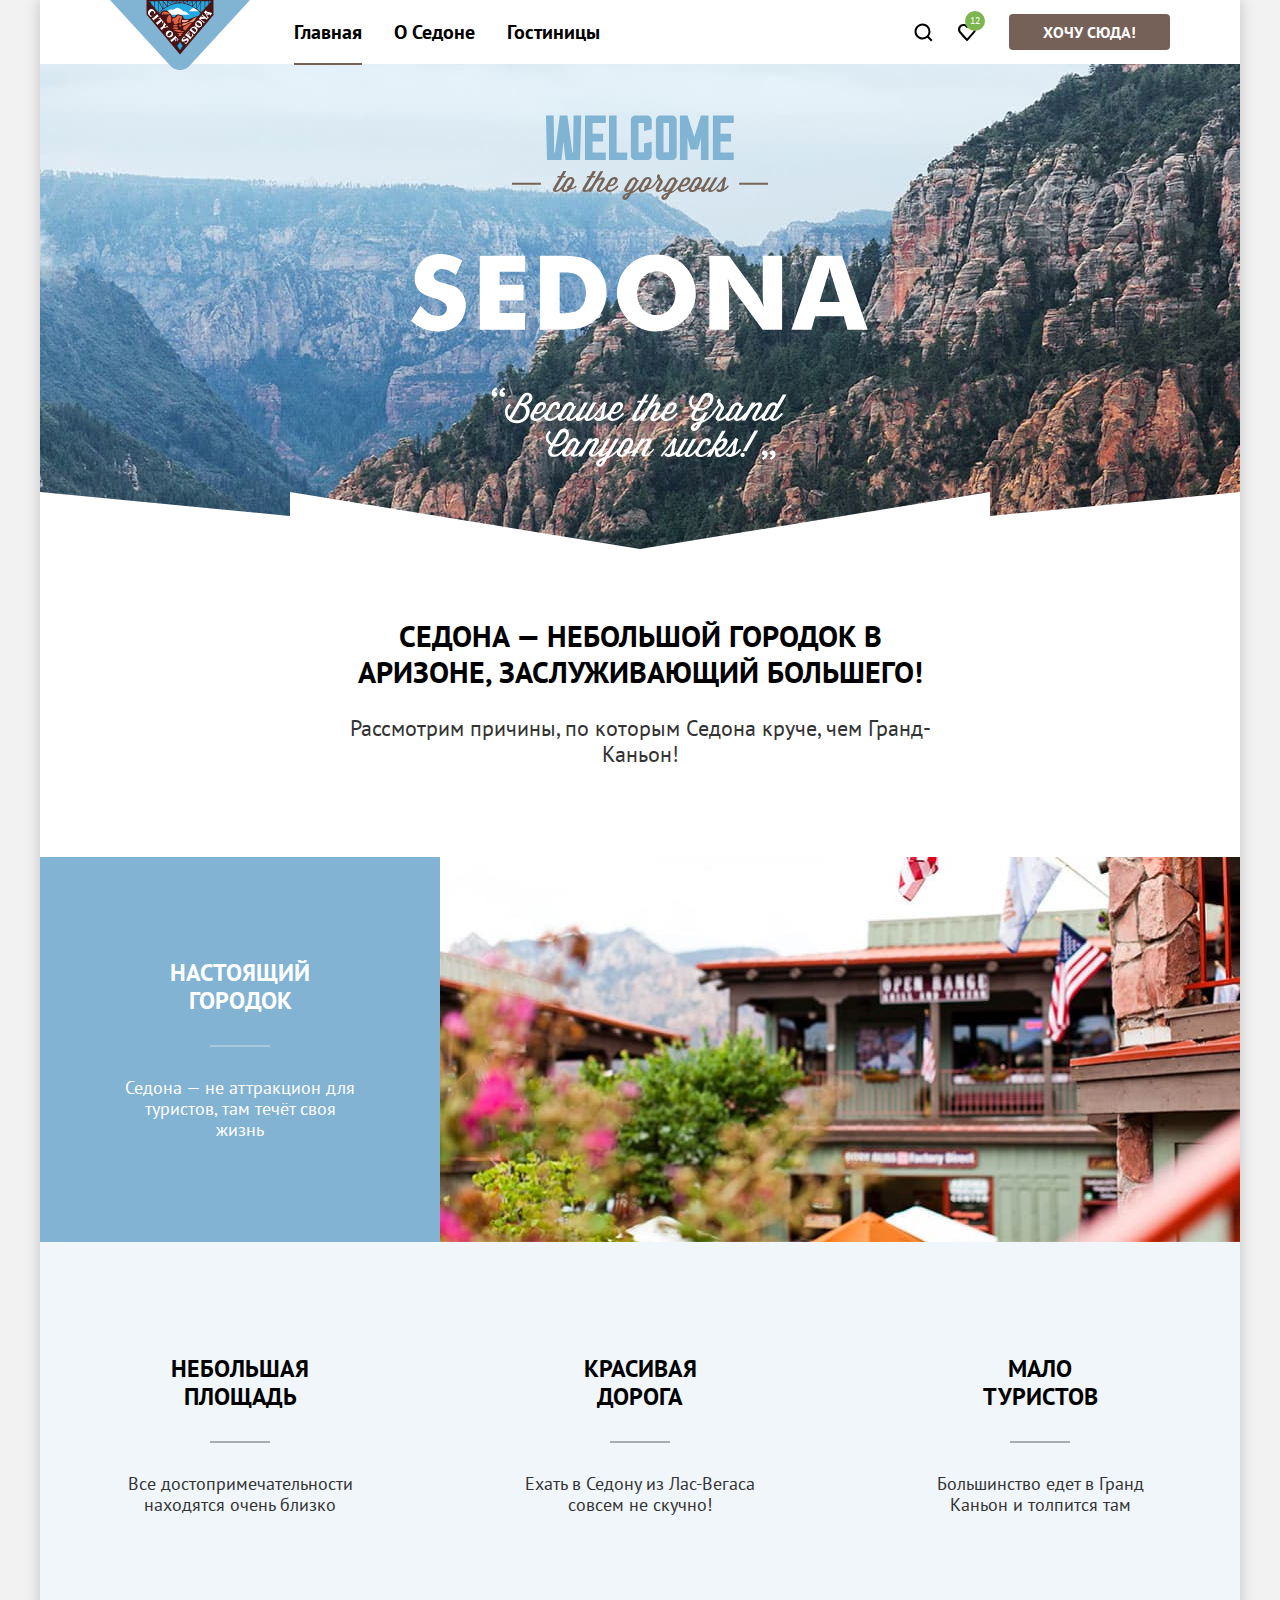
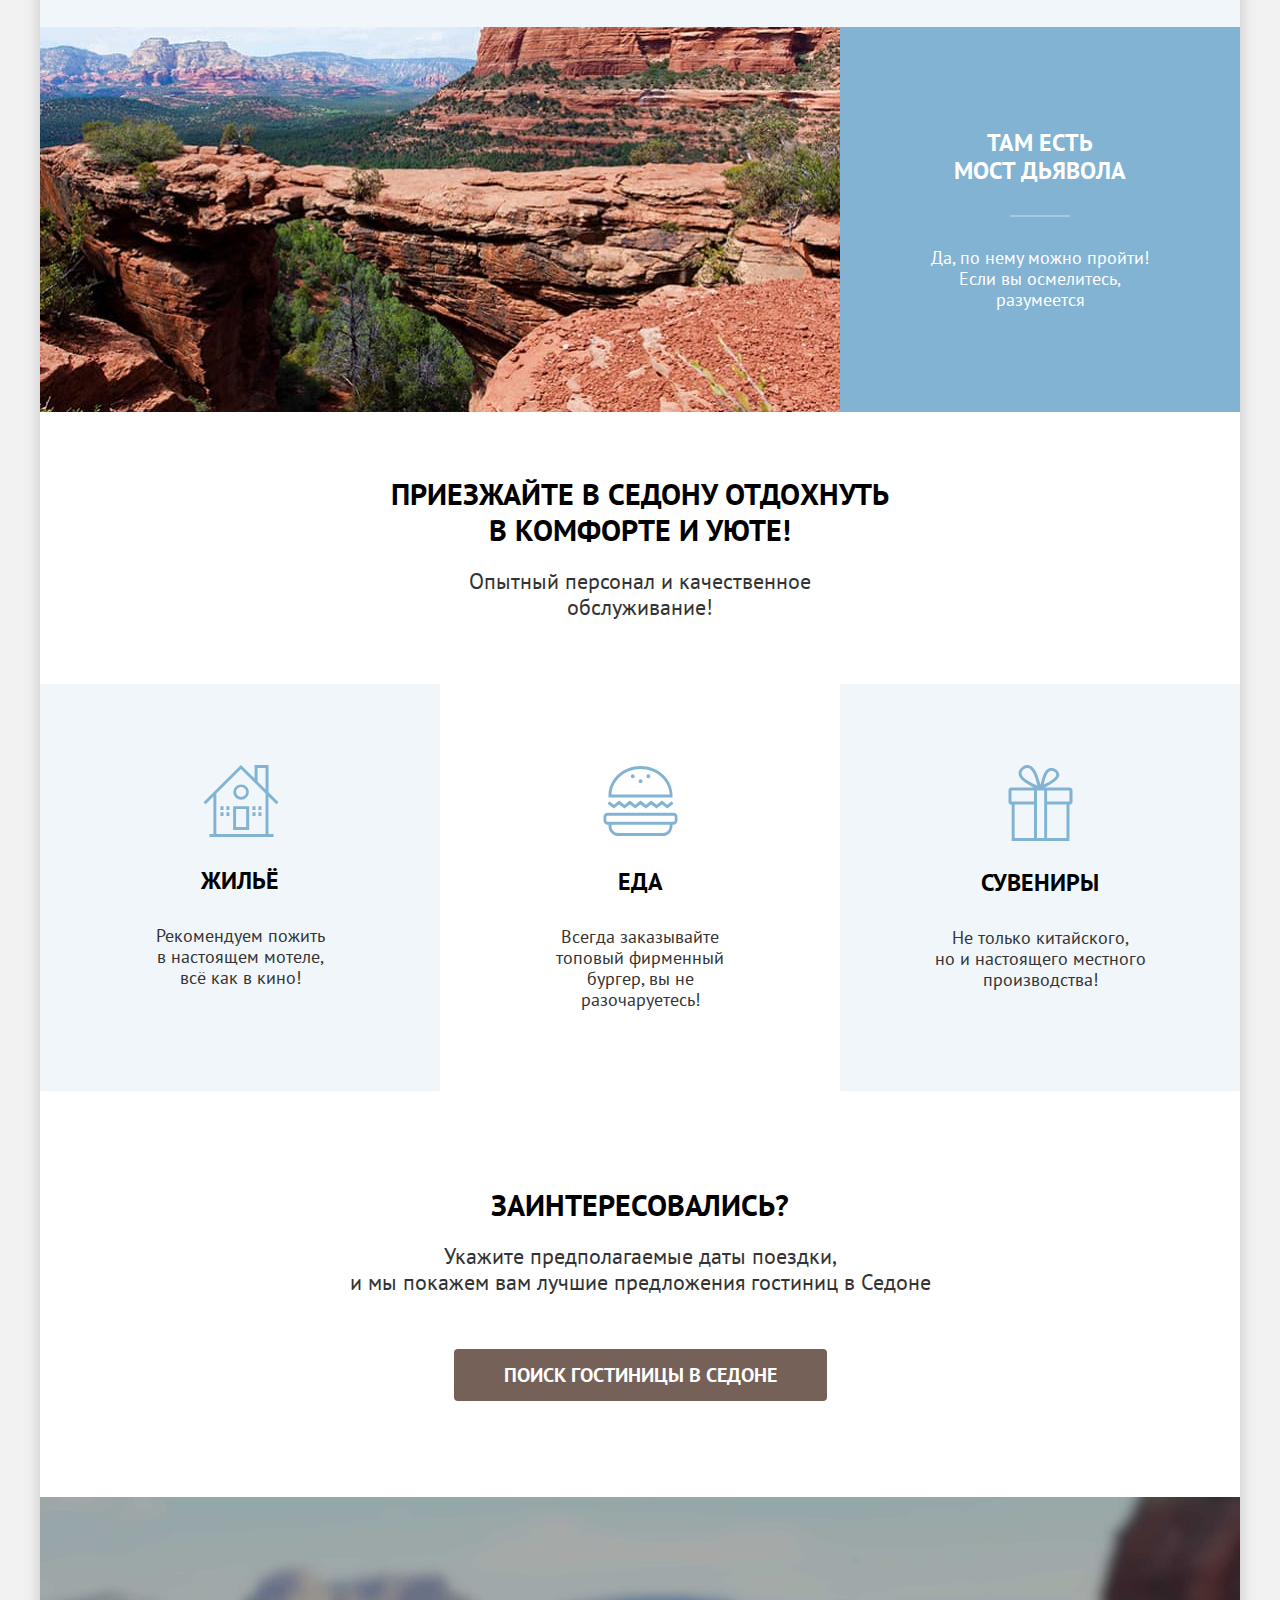
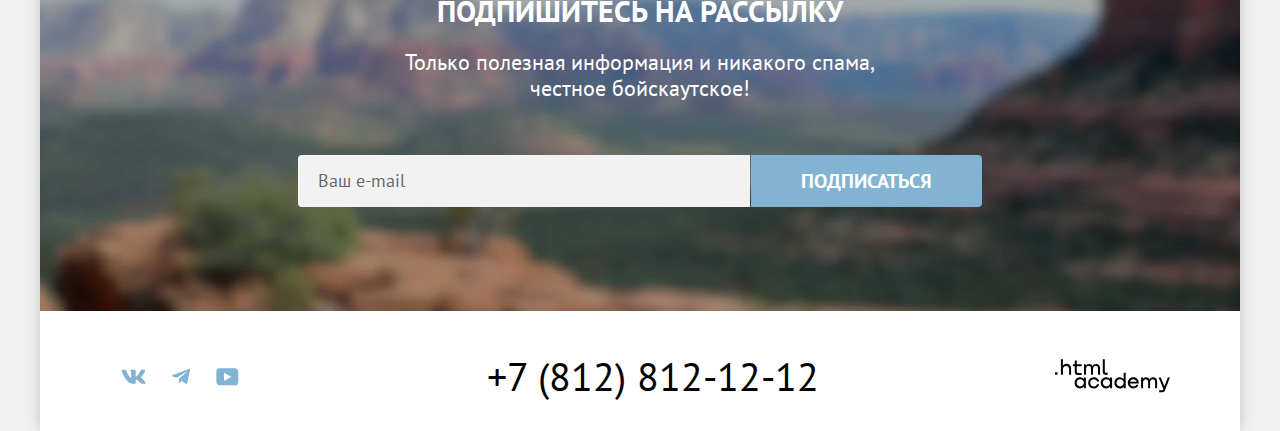
<file: index.html>
<!DOCTYPE html>
<html lang="ru">
  <head>
    <meta charset="utf-8">
    <title>HTML Academy: Седона</title>
    <link rel="stylesheet" href="styles/styles.css">
    <link rel="icon" href="images/icons/favicon-32x32.png">
  </head>
  <body>
    <div class="body-container">

      <!-- Header -->

    <header class="page-header">
      <nav class="navigation">
        <a class="navigation-logo" href="index.html">
          <span class="visually-hidden">Логотип сайта Седона</span>
          <svg xmlns="http://www.w3.org/2000/svg" aria-hidden="true" width="140" height="70" fill="none"><g clip-path="url(#a)"><path fill="#81B3D3" d="M140 0H0l60.36 65.7c5.28 5.8 14 5.8 19.28 0L140 0Z"/><path fill="#23A9E1" d="M37.23.5 69.8 38.4 102.26.7 37.23.5Z"/><path fill="#fff" d="M61.99 14.7h17.55c-1.32-.8-4.47-4.6-6.1-3.2-.1.1-4.96-5.7-8.1-2.9-2.75 2.5-4.06-.3-7.1 1.6-3.66 2.4 2.02 3.7 3.75 4.5Zm27.08-3.5-9.94.1c3.96-4.5 5.68-4 9.94-.1Z"/><path fill="#491213" d="M99.01 3.6V1.2h2.13l-2.13 2.4ZM49.11 13c.1.1 2.43-2.4 6.18-4.9 3.45-2.3 8.72-4.9 14.6-4.9 5.9 0 11.27 2.7 14.72 5 3.75 2.4 6.09 4.8 6.19 4.9l-2.54 3c-4.56.6-7.81 3.9-12.27 3.2-2.24-.4-2.34-1.6-2.95-2.9-.5-1-1.32-.8-2.33-1.2-.91-.4-1.52-1.1-3.45-.7-1.62.4-1.83 2.9-3.96 2.8-1.11-.1-1.21-1.6-2.84-3.6-4.16-4.9-7.95-4.29-10.59.21L49.1 13ZM40.57 1.2v1.9l-1.62-1.9h1.62Zm54.68 0h3.25v3L95.26 8V1.2ZM91.1 12.6V1.2h3.55v7.4l-3.55 4Zm-.5-10.4v9.9a26.33 26.33 0 0 0-3.66-3l3.65-6.9Zm-4.17-.3v6.8c-.5-.3-.9-.7-1.52-1-.7-.4-1.42-.9-2.23-1.3l3.75-4.5Zm-4.46-.2V6c-1.01-.5-2.13-1-3.14-1.5l3.14-2.8Zm.61-.5h3.75l-3.75 4.6V1.2Zm4.36 0h3.65l-3.65 7.1V1.2Zm-8.93 0h3.96l-3.55 3.1c-.1 0-.2-.1-.3-.1l-.1-3Zm-.5.4V4c-1.02-.4-2.03-.7-3.15-.9l3.15-1.5Zm-4.26 0v1.3L71 2.6l2.24-1Zm-6.9 0 2.23 1c-.81 0-1.52.1-2.23.3V1.6Zm-4.16 0 3.14 1.5c-1.11.2-2.13.5-3.14.9V1.6Zm3.65 1.2L62.5 1.2h3.35v1.6Zm3.55-.4-2.84-1.3h2.84v1.3Zm.71-1.2h2.94L70.1 2.5V1.2Zm3.76 0h3.24l-3.24 1.6V1.2ZM61.28 4.3l-3.56-3.1h3.96v3l-.4.1Zm-3.66-2.6 3.15 2.7c-1.12.4-2.13.9-3.15 1.5V1.7Zm-4.36.2 3.65 4.5a22.9 22.9 0 0 0-3.65 2.4V1.9ZM49 2.2l3.65 7c-1.32 1-2.53 2-3.65 3.2V2.2Zm3.75 6L49.1 1.1h3.65v7.1Zm4.37-2.5-3.76-4.6h3.76v4.6ZM44.33 7.5 41.1 3.7V1.2h3.24v6.3Zm.61-6.3h3.55v11.2l-3.55-4.2v-7ZM36.52 0v14.6L70 54.5 103.48 15V0H36.52Z"/><path fill="#23A9E1" d="M67.36 46 70 41.8l2.64 4.2L70 50.2 67.36 46Z"/><path fill="#DC6243" d="M75.28 30.6c-3.45-2-2.64-3.5.2-4.9 1.52-.7 4.87-3.4 6.19-2.5l-6.4 7.4Zm-2.34 2.5c-2.03-.1-4.36-.4-6.39.1 1.22.3 4.26 1.2 1.42 1.9 1.02 1.4 2.64 1.3 3.65.1-.4-.2-.7-.5-1.01-.7 1.11-.3 2.13-.9 2.33-1.4Zm1.22-1.6c-.91-.8-1.93-.8-2.74 0-1.22-2.1-5.48-1.4-7.5-1.7 1.1 2.6 9.73 3.1 10.24 1.7Zm-6.9-2.2c-1.62-.5-6.9-.4-3.45-1.8 1.12-.4 6.8.1 3.45 1.8Zm2.03-3c-.5-1.1.4-2.4 1.72-1.4 1.22.8-.6 2-1.72 1.4Zm-2.94.1c-2.34.7-5.38-.8-1.63-1.5 2.34-.5 4.77.5 1.63 1.5.1 0-.1 0 0 0Zm-2.64-6.2c-.5 1.6-1.52 1.9-1.42 0 .1-2.3 1.62-1.7 3.25-2.6 1.31-.7 2.03-3.4 4.36-1.8 1.01.7 2.23.1 2.53 1.2 0-.1-2.94 6.7-1.31 6.7-3.25 0-1.83-3.8-.61-6.4-1.22.6-3.15 4.3-1.52 5-.82 1.1-3.45 2.6-4.77 1.5-1.12-1-.51-2.3-.51-3.6ZM59.65 23c-5.68 0-1.82-8.6.1-8.1 2.24.7 1.93 8.2-.1 8.1Zm-6.29-8.2c-2.64-.1-1.52-2.6.3-3.1 1.73-.5 5.28 1.1 6.5 2.2-1.83.6-4.16.5-6.19.6-.2-2-.7-1.3-.6.3Z"/><path fill="#F49774" d="M72.84 25.8c-2.94-3 4.36-2.7 5.58-3.8.81.3 7.1-5.4 8.62-5-1.11 1.3-3.45 5.3-5.07 5.3-1.32 0-2.64-.2-3.65.7-1.52 1.4-3.96 2.1-5.48 2.8Z"/><path fill="#F4B1A4" d="M73.75 22.2c-1.62.9-3.14-2.5-.3-2.2 1.83.2 3.75-.2 5.48.1a5.99 5.99 0 0 1-5.18 2.1Z"/><path fill="#fff" d="M51.84 20.9c.3.4.6.8.5 1.4 0 .4-.6 1-.2 1.2l1.53-1.8c-.4-.1-3.55-3.8-3.55-4.2l-2.13 1.1c.1.4.8 0 1.21 0 .51 0 .92.4 1.32.7-1.11.9-3.85 3.3-4.16 3.3-.1 0-.7-.4-.7 0 0 .2.6.7.7.8l1.42 1.7c.4-.2-.1-.5.1-.8.1-.2 3.25-2.7 3.96-3.4Zm-3.45-4.5c.3-.1.4.3.61 0l-1.62-1.9c-.2-.3-.51-.6-.51 0 .1.4-4.06 3.7-4.26 3.8-.3.1-.5-.3-.71.1l1.42 1.7c.2.2.3.4.5.6.2.2.1-.4.1-.4-.1-.3.31-.6.62-.8 1.01-1 3.55-3.1 3.85-3.1Zm-5.78-.6c-1.12.3-2.44-.1-2.74-1.3-.4-1.2.4-2.4 1.32-3.1.91-.7 2.33-.6 2.84.5.2.5.1 1.1-.1 1.6-.1.3-.4.6 0 .8.6-.7 1.11-1.4 1.72-2.1-.7-.4-1.01-1.1-1.52-1.7-.6-.7-1.32-1.4-2.33-1.5-1.93-.3-3.65 1.7-3.86 3.4-.1.9.2 1.8.81 2.6.51.6 1.22 1.1 1.63 1.8.2.1 1.82-.7 2.13-.8.2 0 .1-.1.1-.2 0 0-.5.2 0 0Zm25.87 23.6c-.71-.5-2.64-3-3.05-3.5l-.2-.3-.2.1c-.1.1.1.4 0 .6-.5.8-3.75 3.2-3.96 3.4-.4.2-.8-.1-1.01.2.5.6 1.82 2.3 2.03 2.3.3 0 .1-.5.1-.6.1-.2 1.72-1.6 2.33-2.1.2-.2.4.3.61.5.2.3.3.7.2 1-.1.2-.5.6-.2.8.4-.5 1.52-1.8 1.73-2 .2-.2-.41 0-.3-.1-.21.1-.52.2-.72 0-.1 0-.71-.7-.6-.8.3-.2.6-.6 1-.7.62-.1 1.02 1 1.12 1.4.1.4.1.8-.1 1.1-.1.3-.3.5 0 .6l1.42-1.9c0 .1-.1.1-.2 0 .1.1-.1 0 0 0Zm-9.34-8.9c-.7 0-1.42.3-2.02.8a3.52 3.52 0 0 0-.51 4.8c1.32 1.7 3.45 1.9 5.17.7a3.52 3.52 0 0 0 .51-4.8 4.1 4.1 0 0 0-3.14-1.5Zm1.22 1.4c.92-.1 1.52.8 1.12 1.8-.4 1-1.42 2-2.44 2.4-1.21.5-2.03-.5-1.52-1.7.4-1 1.42-2 2.44-2.4.1 0 .2-.1.4-.1Zm-2.84-4.6c.3 0 .61.4.81 0l-1.42-1.7c-.4.2 0 .4-.1.6-.2.3-1.72.5-2.13.6.1-.4.61-1.7.81-1.8.4-.3.61.3.81-.1l-1.82-2.1c-.2-.2-.4-.7-.61-.4 0 0 0 1-.1 1.1-.1.2-.61 2.4-1.22 2.9-.3.3-1.52 1.3-1.83 1.4-.3.1-.5-.4-.8 0l1.62 1.9c.1.1.4.6.5.6.3.1 0-.6.1-.7.1-.3 1.63-1.8 2.34-1.9.91-.2 2.03-.5 3.04-.4.2 0-.2 0 0 0ZM82.07 34c.1.4.2.9.1 1.3-.1.6-.6 1.9-1.42 1.5-.8-.4-1.42-1.1-2.13-1.7.51-.6 1.02-1.1 1.93-.8.2.1.4 0 .2-.2-.3-.2-2.03-1.3-2.13-1.2-.2.2.3.6.1 1-.1.3-.4.5-.6.8-.51-.4-1.22-.8-.71-1.5.4-.4.8-.8 1.42-.9.4-.1 1.21.3 1.31-.1-.7-.3-1.42-.7-2.13-1 .1.5-2.23 2.9-2.73 3.5-.1.1-.41.4-.41.5 0 .3.4.1.4.1.31-.1 4.47 3.3 4.57 3.6.1.2-.1.4 0 .5 0 0 .1.1.2.1.3-.3 2.95-3.9 3.55-4l-1.52-2.4c-.4.2-.1.7 0 .9Zm-4.06 4.4c-1.31-.9-3.65.8-4.05 1-.71.3-1.22-.4-.81-1 .3-.5.9-.8 1.52-.8.2 0 .91.1.91 0 .1-.1.1-.1 0-.2-.6-.4-1.12-.8-1.72-1.1-.1.7-.92 1.1-1.32 1.6-.51.6-1.02 1.3-1.02 2s.4 1.4 1.12 1.7c.7.4 1.52.1 2.23-.3.4-.3.81-.6 1.22-.8.6-.3 1.52 0 1.32.8-.2.7-.92 1.3-1.63 1.5-.4.1-.8.1-1.21-.1-.3-.1-.61-.5-.82-.1l2.34 1.6c.1-.5.3-.7.7-1 .51-.4.92-.9 1.33-1.4.8-.9 1.11-2.5-.1-3.4Zm17.86-28.1c0 .1 0 .1 0 0l-.91 1-.81 1c-.2.2-.3.3 0 .5.5-.3 3.55 4.8 3.34 5.5-.5.2-4.56-3.3-4.66-3.5 0-.1.2-.7-.1-.6-.1 0-.51.6-.61.7l-.61.7c.2.3.3 0 .6 0 .2.1 1.22.9 1.53 1.1-.51 0-1.73.1-1.93.1-.6.1-.3-.4-.71-.6L89.48 18l-.91 1v.1c.2.2.1.1.4 0 .3-.1 4.36 3.2 4.46 3.4.2.3-.1.6.3.8l1.23-1.4c.1-.1.1-.1 0-.1-.3-.2-.3.1-.71.1-.3-.1-2.95-2.2-3.86-3l5.38-.2c.2 0 .7.6.7.8-.1.2-.3.4 0 .5.31-.4.62-.7.92-1.1l.1-.2c.1 0 .1-.1.1-.2l.1-.1c.31-.3 1.22-1.3 1.12-1.4-.3-.3-.4.3-.81 0-.2-.2-.81-1.2-.91-1.4-.2-.3.4-.6.6-.7.51-.3 2.14-.8 2.34.2 0 .2-.2.4-.1.5 0 0 .1.2.2.1l2.13-2.6-.2-.2c-.5.5-5.58-1.5-5.89-1.8-.1-.2-.1-.8-.3-.8Zm-.2 2.6c.8.3 1.52.6 2.33 1l-.6.3c-.21.1-.41.3-.62.5l-1.11-1.8Zm-6.7 7.7a3.7 3.7 0 0 0-3.04 1.3c-1.22 1.5-1.12 3.7.4 4.9 1.53 1.2 3.76.9 4.97-.5 1.22-1.5 1.12-3.7-.4-4.9-.5-.4-1.22-.7-1.93-.8Zm-1.42 1.6c.6 0 1.32.4 1.73.7.8.5 2.23 1.7 1.52 2.7 0-.1.1-.1-.1.1-.82.8-2.24.1-2.95-.5-.7-.5-2.03-1.7-1.21-2.7.3-.2.6-.3 1.01-.3Zm-3.14 4.3a4 4 0 0 0-3.35 1.6c-.61.8-1.32 1.5-1.93 2.3.2.3.5-.1.81.1.3.2 4.16 3.3 4.16 3.5.1.3-.2.4.1.6.1.1 2.94-3.4 3.25-4 .4-1.1.1-2.4-.81-3.2.1.1.2.1 0 0-.81-.6-1.52-.9-2.23-.9Zm-1.12 1.6h.3c1.42.4 3.45 2.1 2.13 3.6l-.4.4c-.2.2-4.26-3-4.06-3.2.4-.5 1.32-.9 2.03-.8Z"/></g><defs><clipPath id="a"><path fill="#fff" d="M0 0h140v70H0z"/></clipPath></defs></svg>
        </a>
        <ul class="navigation-list navigation-list-menu">
          <li class="navigation-item">
            <a class="navigation-link navigation-link-current" href="index.html">Главная </a>
          </li>
          <li class="navigation-item">
            <a class="navigation-link" href="#">О Седоне</a>
          </li>
          <li class="navigation-item">
            <a class="navigation-link" href="catalog.html">Гостиницы</a>
          </li>
        </ul>

        <div class="navigation-user-container">
          <ul class="navigation-list navigation-user">
            <li class="navigation-item">
              <a class="navigation-link navigation-link-user navigation-link-user-search" href="#">
                <span class="visually-hidden">Поиск</span>
              </a>
            </li>
            <li class="navigation-item">
              <a class="navigation-link navigation-link-user navigation-link-user-favorite" href="#">
                <span class="visually-hidden">Избранное</span>
                <span class="favorite-number">12</span>
              </a>
            </li>
          </ul>

          <a class="button navigation-link button-navigation-link" href="#">Хочу сюда!</a>
        </div>
      </nav>
    </header>

    <main class="main-container main-index">

      <div class="page-container">
        <!-- Добро пожаловать в Седону -->

      <section class="hero">
        <h1 class="visually-hidden">SEDONA</h1>
        <img class="image-welcome" src="images/index/hero-welcome.svg" width="458" height="352" alt="Welcome to the gordeous Sedona Canyon sucks!">
      </section>

      <!--Преимущества причины-->

      <section class="advantages-cause">
        <h2 class="visually-hidden">Преимущества</h2>
        <p class="advantages-cause-text-head">Седона — небольшой городок в Аризоне, заслуживающий большего!</p>
        <p class="advantages-cause-text">Рассмотрим причины, по которым Седона круче, чем Гранд-Каньон!</p>
        <ul class="advantages-cause-list">
          <li class="advantages-cause-item white-advantages">
            <div class="container-white-advantages">
              <h3 class="advantages-cause-title advantages-cause-title-white">Настоящий городок</h3>
              <p class="advantages-cause-description advantages-cause-description-white">Седона — не аттракцион для туристов, там течёт своя жизнь</p>
            </div>
            <img class="advantages-cause-image photo-1" src="images/index/advantages-photo-1.jpg" width="800" height="385" alt="Город Седона">
          </li>
          <li class="advantages-cause-item black-1-advantages">
            <h3 class="advantages-cause-title">Небольшая площадь</h3>
            <p class="advantages-cause-description">Все достопримечательности находятся очень близко</p>
          </li>
          <li class="advantages-cause-item black-2-advantages">
            <h3 class="advantages-cause-title">Красивая дорога</h3>
            <p class="advantages-cause-description">Ехать в Седону из Лас-Вегаса совсем не скучно!</p>
          </li>
          <li class="advantages-cause-item black-1-advantages">
            <h3 class="advantages-cause-title">Мало туристов</h3>
            <p class="advantages-cause-description">Большинство едет в Гранд Каньон и толпится там</p>
          </li>
          <li class="advantages-cause-item white-advantages">
            <div class="container-white-advantages">
              <h3 class="advantages-cause-title advantages-cause-title-white">Там есть мост&nbsp;дьявола</h3>
              <p class="advantages-cause-description advantages-cause-description-white">Да, по нему можно пройти! Если вы осмелитесь, разумеется</p>
            </div>
            <img class="advantages-cause-image photo-2" src="images/index/advantages-photo-2.jpg" width="800" height="385" alt="Мост дьявола">
          </li>
        </ul>
      </section>

      <!--Преимущества комфорт-->

      <section class="advantages-comfort">
        <h2 class="visually-hidden">Комфорт</h2>
        <p class="advantages-comfort-text-head">Приезжайте в Седону отдохнуть в комфорте и уюте!</p>
        <p class="advantages-comfort-text">Опытный персонал и качественное обслуживание!</p>
        <ul class="advantages-comfort-list">
          <li class="advantages-comfort-item black-1-advantages black-1-advantages-comfort">
            <h3 class="advantages-comfort-title advantages-comfort-title-house">Жильё</h3>
            <p class="advantages-comfort-description">Рекомендуем пожить <br> в настоящем мотеле, <br> всё как в кино!</p>
          </li>
          <li class="advantages-comfort-item">
            <h3 class="advantages-comfort-title advantages-comfort-title-food">Еда</h3>
            <p class="advantages-comfort-description">Всегда заказывайте топовый&nbsp;фирменный бургер, вы не разочаруетесь!</p>
          </li>
          <li class="advantages-comfort-item black-1-advantages black-1-advantages-comfort">
            <h3 class="advantages-comfort-title advantages-comfort-title-present">Сувениры</h3>
            <p class="advantages-comfort-description">Не только китайского, <br> но и настоящего местного производства!</p>
          </li>
        </ul>
      </section>

      <!--Поиск гостиницы-->

      <section class="search">
        <div class="search-container">
          <h2 class="search-title">Заинтересовались?</h2>
        <p class="search-text">Укажите предполагаемые даты поездки,<br> и мы покажем вам лучшие предложения гостиниц в Седоне</p>
        <button type="button" class="button button-search">ПОИСК ГОСТИНИЦЫ В СЕДОНЕ</button>
        </div>
      </section>

      <!--Подпишитесь на рассылку-->

      <section class="distribution">
        <div class="distribution-container">
          <div class="distribution-container-text">
            <h2 class="distribution-title">Подпишитесь на рассылку</h2>
            <p class="distribution-text">Только полезная информация и никакого спама, честное бойскаутское!</p>
          </div>
          <form class="distribution-form" action="https://echo.htmlacademy.ru/" method="post">
            <label>
             <span class="visually-hidden">Ваш e-mail</span>
             <input class="distribution-input" type="email" name="distribution-email" placeholder="Ваш e-mail" required>
            </label>
            <button class="button button-distribution" type="submit">Подписаться</button>
          </form>
        </div>
      </section>
      </div>

    </main>

    <!--Footer-->

    <footer class="page-footer">
      <div class="page-footer-container">
        <section class="footer-social">
          <h2 class="visually-hidden">Социальные сети</h2>
          <ul class="footer-social-list">
            <li class="footer-social-item">
              <a class="button-social button-social-vk" href="https://vk.com/htmlacademy">
                <span class="visually-hidden">Вконтакте</span>
                <svg class="icon-social-vk" xmlns="http://www.w3.org/2000/svg" width="25" height="15" fill="none" viewBox="0 0 25 15" aria-hidden="true">
                  <path fill-rule="evenodd" d="M24.12 1.8c.16-.54 0-.94-.8-.94H20.7c-.67 0-.98.34-1.15.73 0 0-1.33 3.2-3.22 5.27-.61.6-.9.8-1.23.8-.16 0-.41-.2-.41-.75v-5.1c0-.66-.19-.95-.74-.95H9.82c-.42 0-.67.3-.67.59 0 .62.95.76 1.04 2.51v3.8c0 .83-.15.98-.48.98-.9 0-3.06-3.2-4.34-6.88-.25-.72-.5-1-1.18-1H1.57c-.75 0-.9.34-.9.73 0 .68.89 4.07 4.14 8.55 2.17 3.06 5.23 4.72 8 4.72 1.68 0 1.88-.37 1.88-1v-2.32c0-.74.16-.88.7-.88.38 0 1.05.19 2.6 1.66 1.79 1.75 2.08 2.54 3.08 2.54h2.63c.75 0 1.12-.37.9-1.1-.23-.72-1.08-1.77-2.2-3.02-.62-.71-1.54-1.48-1.82-1.86-.39-.5-.28-.71 0-1.15 0 0 3.2-4.42 3.54-5.93Z" clip-rule="evenodd"/>
                </svg></a>
            </li>
            <li class="footer-social-item">
              <a class="button-social button-social-telegram" href="https://t.me/htmlacademy">
                <span class="visually-hidden">Telegram</span>
                <svg class="icon-social-telegram" width="18" height="16" viewBox="0 0 18 16" fill="none" xmlns="http://www.w3.org/2000/svg" aria-hidden="true">
                  <path d="M16.785 0.955705L0.840489 7.1042C-0.247661 7.54126 -0.241365 8.14828 0.640845 8.41897L4.73445 9.69597L14.2058 3.72014C14.6537 3.44766 15.0629 3.59424 14.7265 3.89281L7.05283 10.8183H7.05103L7.05283 10.8192L6.77045 15.0387C7.18413 15.0387 7.36669 14.8489 7.59871 14.625L9.58705 12.6915L13.7229 15.7464C14.4855 16.1664 15.0332 15.9506 15.2229 15.0405L17.9379 2.2453C18.2158 1.13107 17.5126 0.626562 16.785 0.955705Z"/>
                </svg>
              </a>
            </li>
            <li class="footer-social-item">
              <a class="button-social button-social-youtube" href="https://www.youtube.com/user/htmlacademyru">
                <span class="visually-hidden">YouTube</span>
                <svg class="icon-social-youtube" width="23" height="18" viewBox="0 0 23 18" fill="none" xmlns="http://www.w3.org/2000/svg" aria-hidden="true">
                  <path d="M18.9402 0.356445H3.50738C1.64668 0.356445 0.333252 1.9502 0.333252 3.75645V13.8502C0.333252 15.7627 1.64668 17.3564 3.50738 17.3564H19.1591C20.8009 17.3564 22.3333 15.7627 22.3333 13.9564V3.75645C22.1143 1.9502 20.8009 0.356445 18.9402 0.356445ZM7.99494 12.8939V4.81894L15.3283 8.85645L7.99494 12.8939Z"/>
                </svg>
              </a>
            </li>
          </ul>
        </section>

        <a class="footer-tel" href="tel:+78128121212">+7 (812) 812-12-12</a>

        <a class="dev-logo" href="https://htmlacademy.ru/">
          <span class="visually-hidden">Логотип сайта HTML Academy</span>
          <svg class="icon-dev-logo" xmlns="http://www.w3.org/2000/svg" width="115" height="34" fill="none" viewBox="0 0 115 34" role="img" aria-hidden="true" aria-label="Логотип htmlacademy">
            <path d="M0 13.26v2.6h2.5v-2.6H0ZM11.6 4.86c-1.6 0-2.8.7-3.6 1.7h-.1V.36h-2v15.5h2v-5.3c0-2.1 1.3-3.6 3.3-3.6 1.8 0 2.9 1.4 2.9 3.2v5.7h2v-6.1c.1-3-1.8-4.9-4.5-4.9ZM26.6 5.16h-4.8v-3.7h-2v3.8h-1.9v2h1.9v6c0 1.7 1 2.7 2.7 2.7h4.1v-2h-3.7c-.7 0-1.1-.4-1.1-1.1v-5.7h4.8v-2ZM41.1 4.96c-1.6 0-2.9.8-3.5 2.1h-.1c-.6-1.2-1.8-2.1-3.4-2.1-1.4 0-2.5.8-3.1 1.8h-.1v-1.6H29v10.6h2v-5.4c0-2 1-3.5 2.6-3.5 1.5 0 2.4 1 2.4 2.6v6.3h2v-5.6c0-2.4 1.4-3.3 2.6-3.3 1.5 0 2.4 1 2.4 2.6v6.3h2v-6.5c.1-2.5-1.4-4.3-3.9-4.3ZM47.8 13.06c0 1.7 1 2.7 2.8 2.7h2v-2h-1.7c-.7 0-1.1-.4-1.1-1.1V.36h-2v12.7ZM28.9 20.06c-.9-1.1-2.2-1.8-3.9-1.8-3.1 0-5.4 2.3-5.4 5.6s2.3 5.6 5.4 5.6c1.8 0 3-.8 3.8-1.9h.1v1.6h2v-10.6h-2v1.5Zm-3.6 7.4c-2.2 0-3.6-1.6-3.6-3.6s1.4-3.6 3.6-3.6 3.6 1.6 3.6 3.6c0 1.9-1.4 3.6-3.6 3.6ZM44.2 22.36c-.5-2.4-2.6-4.1-5.4-4.1a5.4 5.4 0 0 0-5.6 5.6c0 3.1 2.2 5.6 5.6 5.6 2.8 0 4.9-1.8 5.4-4.2h-2.1a3.4 3.4 0 0 1-3.3 2.3c-2.2 0-3.6-1.6-3.6-3.6s1.4-3.6 3.6-3.6c1.6 0 2.8 1 3.3 2.2h2.1v-.2ZM55.1 20.06c-.9-1.1-2.2-1.8-3.9-1.8-3.1 0-5.4 2.3-5.4 5.6s2.3 5.6 5.4 5.6c1.8 0 3-.8 3.8-1.9h.1v1.6h2v-10.6h-2v1.5Zm-3.6 7.4c-2.2 0-3.6-1.6-3.6-3.6s1.4-3.6 3.6-3.6 3.6 1.6 3.6 3.6c0 1.9-1.5 3.6-3.6 3.6ZM68.7 20.16c-.9-1.1-2.2-1.9-3.9-1.9-3.1 0-5.4 2.3-5.4 5.6s2.2 5.6 5.4 5.6c1.7 0 3-.8 3.8-1.8h.1v1.5h2v-15.4h-2v6.4Zm-3.6 7.3c-2.2 0-3.6-1.6-3.6-3.6s1.4-3.6 3.6-3.6 3.6 1.6 3.6 3.6c-.1 2-1.5 3.6-3.6 3.6ZM78.3 18.26c-3.3 0-5.5 2.5-5.5 5.6 0 3 2.1 5.6 5.5 5.6 2.5 0 4.5-1.3 5.2-3.6h-2.1c-.5 1-1.6 1.6-3 1.6-1.9 0-3.3-1.3-3.4-2.9h8.8c.2-3.6-2-6.3-5.5-6.3Zm0 1.9c1.7 0 3 1 3.3 2.6h-6.5c.3-1.5 1.5-2.6 3.2-2.6ZM98.2 18.26c-1.6 0-2.9.8-3.6 2h-.1c-.6-1.2-1.8-2-3.4-2-1.4 0-2.5.7-3.1 1.8v-1.5h-1.9v10.6h2v-5.4c0-2 1-3.4 2.6-3.5 1.5 0 2.4 1 2.4 2.6v6.3h2v-5.6c0-2.4 1.4-3.3 2.6-3.3 1.5 0 2.4 1 2.4 2.6v6.3h2v-6.5c.1-2.6-1.4-4.4-3.9-4.4ZM109.4 27.36l-3.6-8.9h-2.2l4.8 11.6c-.3.9-.7 1.2-1.7 1.2h-2.5v2h2.5c1.8 0 2.8-.8 3.5-2.6l4.7-12.2h-2.1l-3.4 8.9Z"/>
          </svg>
        </a>
      </div>
    </footer>

    <!--Модальное окно-->

    <div class="modal-container modal-container-close">
      <div class="modal modal-search">
        <button class="modal-close-button" type="button">
          <span class="visually-hidden">Закрыть</span>
          <svg class="cross-icon" width="15" height="15" viewBox="0 0 15 15" fill="none" xmlns="http://www.w3.org/2000/svg" aria-hidden="true">
            <path d="M14.4905 1.78288L13.1982 0.49057L7.49048 6.19826L1.78279 0.49057L0.490479 1.78288L6.19817 7.49057L0.490479 13.1983L1.78279 14.4906L7.49048 8.78288L13.1982 14.4906L14.4905 13.1983L8.78279 7.49057L14.4905 1.78288Z" fill="black"/>
          </svg>
        </button>
        <section class="modal-content">
          <h2 class="modal-title">Поиск гостиницы в Седоне</h2>
          <form class="search-form" action="https://echo.htmlacademy.ru/" method="post">

            <div class="search-form-container">
              <div class="date-entry">
                <label class="date-label" for="date-entry">Дата Заезда:</label>
                <div class="date-input-container">
                  <input class="date-input" type="text" name="date-entry" id="date-entry" placeholder="Укажите дату" value="27 апреля 2020" required>
                  <button class="button-date" type="button">
                    <svg class="date-icon" xmlns="http://www.w3.org/2000/svg" width="20" height="20" viewBox="0 0 20 20" aria-hidden="true">
                      <g>
                        <path d="M7.75 12c.3 0 .5-.2.5-.5s-.2-.5-.5-.5-.5.2-.5.5.2.5.5.5Z"/>
                        <path d="M17 4h-2V2h-1v2H6V2H5v2H3c-.6 0-1 .4-1 1v11c0 .5.4 1 1 1h14c.5 0 1-.5 1-1V5c0-.6-.5-1-1-1Zm0 12H3V9h14v7ZM3 8V5h2v2h1V5h8v2h1V5h2v3H3Z"/>
                        <path d="M10 12c.3 0 .5-.2.5-.5s-.2-.5-.5-.5-.5.2-.5.5.2.5.5.5ZM12.25 12c.3 0 .5-.2.5-.5s-.2-.5-.5-.5-.5.2-.5.5.2.5.5.5ZM7.75 13c-.3 0-.5.2-.5.5s.2.5.5.5.5-.2.5-.5-.2-.5-.5-.5ZM5.5 12c.3 0 .5-.2.5-.5s-.2-.5-.5-.5-.5.2-.5.5.2.5.5.5ZM5.5 13c-.3 0-.5.2-.5.5s.2.5.5.5.5-.2.5-.5-.2-.5-.5-.5ZM10 13c-.3 0-.5.2-.5.5s.2.5.5.5.5-.2.5-.5-.2-.5-.5-.5ZM12.25 13c-.3 0-.5.2-.5.5s.2.5.5.5.5-.2.5-.5-.2-.5-.5-.5ZM14.5 12c.3 0 .5-.2.5-.5s-.2-.5-.5-.5-.5.2-.5.5.2.5.5.5ZM14.5 13c-.3 0-.5.2-.5.5s.2.5.5.5.5-.2.5-.5-.2-.5-.5-.5Z"/>
                      </g>
                    </svg>
                  </button>
                </div>
                <span class="search-text-error">Мы не можем отправить вас в прошлое.</span>
              </div>

              <div class="date-departure">
                <label class="date-label" for="date-departure">Дата Выезда:</label>
                <div class="date-input-container">
                  <input class="date-input" type="text" name="date-departure" id="date-departure" placeholder="Укажите дату" value="1 сентября 2023" required>
                  <button class="button-date" type="button">
                    <svg class="date-icon" xmlns="http://www.w3.org/2000/svg" width="20" height="20" viewBox="0 0 20 20" aria-hidden="true">
                      <g>
                        <path d="M7.75 12c.3 0 .5-.2.5-.5s-.2-.5-.5-.5-.5.2-.5.5.2.5.5.5Z"/>
                        <path d="M17 4h-2V2h-1v2H6V2H5v2H3c-.6 0-1 .4-1 1v11c0 .5.4 1 1 1h14c.5 0 1-.5 1-1V5c0-.6-.5-1-1-1Zm0 12H3V9h14v7ZM3 8V5h2v2h1V5h8v2h1V5h2v3H3Z"/>
                        <path d="M10 12c.3 0 .5-.2.5-.5s-.2-.5-.5-.5-.5.2-.5.5.2.5.5.5ZM12.25 12c.3 0 .5-.2.5-.5s-.2-.5-.5-.5-.5.2-.5.5.2.5.5.5ZM7.75 13c-.3 0-.5.2-.5.5s.2.5.5.5.5-.2.5-.5-.2-.5-.5-.5ZM5.5 12c.3 0 .5-.2.5-.5s-.2-.5-.5-.5-.5.2-.5.5.2.5.5.5ZM5.5 13c-.3 0-.5.2-.5.5s.2.5.5.5.5-.2.5-.5-.2-.5-.5-.5ZM10 13c-.3 0-.5.2-.5.5s.2.5.5.5.5-.2.5-.5-.2-.5-.5-.5ZM12.25 13c-.3 0-.5.2-.5.5s.2.5.5.5.5-.2.5-.5-.2-.5-.5-.5ZM14.5 12c.3 0 .5-.2.5-.5s-.2-.5-.5-.5-.5.2-.5.5.2.5.5.5ZM14.5 13c-.3 0-.5.2-.5.5s.2.5.5.5.5-.2.5-.5-.2-.5-.5-.5Z"/>
                      </g>
                    </svg>
                  </button>
                </div>
                <span class="search-text-not-error">На эти даты есть свободные номера. Пока есть.</span>
              </div>

              <div class="family">
                <div class="adult">
                  <label class="family-label family-label-adult" for="number-adult">Взрослые:</label>
                  <div class="button-family">
                    <button class="button-minus" type="button">
                      <svg class="minus-icon" width="14" height="2" viewBox="0 0 14 2" fill="none" xmlns="http://www.w3.org/2000/svg" aria-hidden="true">
                        <path d="M0 0L0 2L14 2V0L0 0Z"/>
                      </svg>
                    </button>
                    <input class="input-number" type="number" name="number-adult" id="number-adult" placeholder="2" value="2">
                    <button class="button-plus" type="button">
                      <svg class="plus-icon" width="14" height="14" viewBox="0 0 14 14" fill="none" xmlns="http://www.w3.org/2000/svg" aria-hidden="true">
                        <path d="M14 6H8V0H6V6H0V8H6V14H8V8H14V6Z"/>
                      </svg>
                    </button>
                  </div>
                </div>

                <div class="children">
                  <span class="family-label-children label-children-icon">
                    <label class="family-label family-label-children" for="number-children">Дети:</label>
                    <span class="tooltip">
                      <button class="tooltip-button" type="button" aria-labelledby="tooltip-label-children">
                        <svg class="info-icon" xmlns="http://www.w3.org/2000/svg" width="20" height="20" fill="none" aria-hidden="true"><path fill="#fff" fill-rule="evenodd" d="M9 4h2v2H9V4Zm2 12H9V7h2v9Z" clip-rule="evenodd"/></svg>
                      </button>
                      <span class="tooltip-text" role="tooltip" id="tooltip-label-children">Укажите количество детей, которые будут с вами, возраст которых от 6 до 18 лет. Дети до 6 лет размещаются бесплатно.</span>
                    </span>
                  </span>
                  <div class="button-family">
                    <button class="button-minus" type="button">
                      <svg class="minus-icon" width="14" height="2" viewBox="0 0 14 2" fill="none" xmlns="http://www.w3.org/2000/svg" aria-hidden="true">
                        <path d="M0 0L0 2L14 2V0L0 0Z"/>
                      </svg>
                    </button>
                    <input class="input-number" type="number" name="number-children" id="number-children" placeholder="2" value="2">
                    <button class="button-plus" type="button">
                      <svg class="plus-icon" width="14" height="14" viewBox="0 0 14 14" fill="none" xmlns="http://www.w3.org/2000/svg" aria-hidden="true">
                        <path d="M14 6H8V0H6V6H0V8H6V14H8V8H14V6Z"/>
                      </svg>
                    </button>
                  </div>
                </div>
              </div>
            </div>

            <button class="button button-modal-search" type="submit">Найти</button>

          </form>
        </section>
      </div>
    </div>

    </div>
  </body>
</html>
</file>
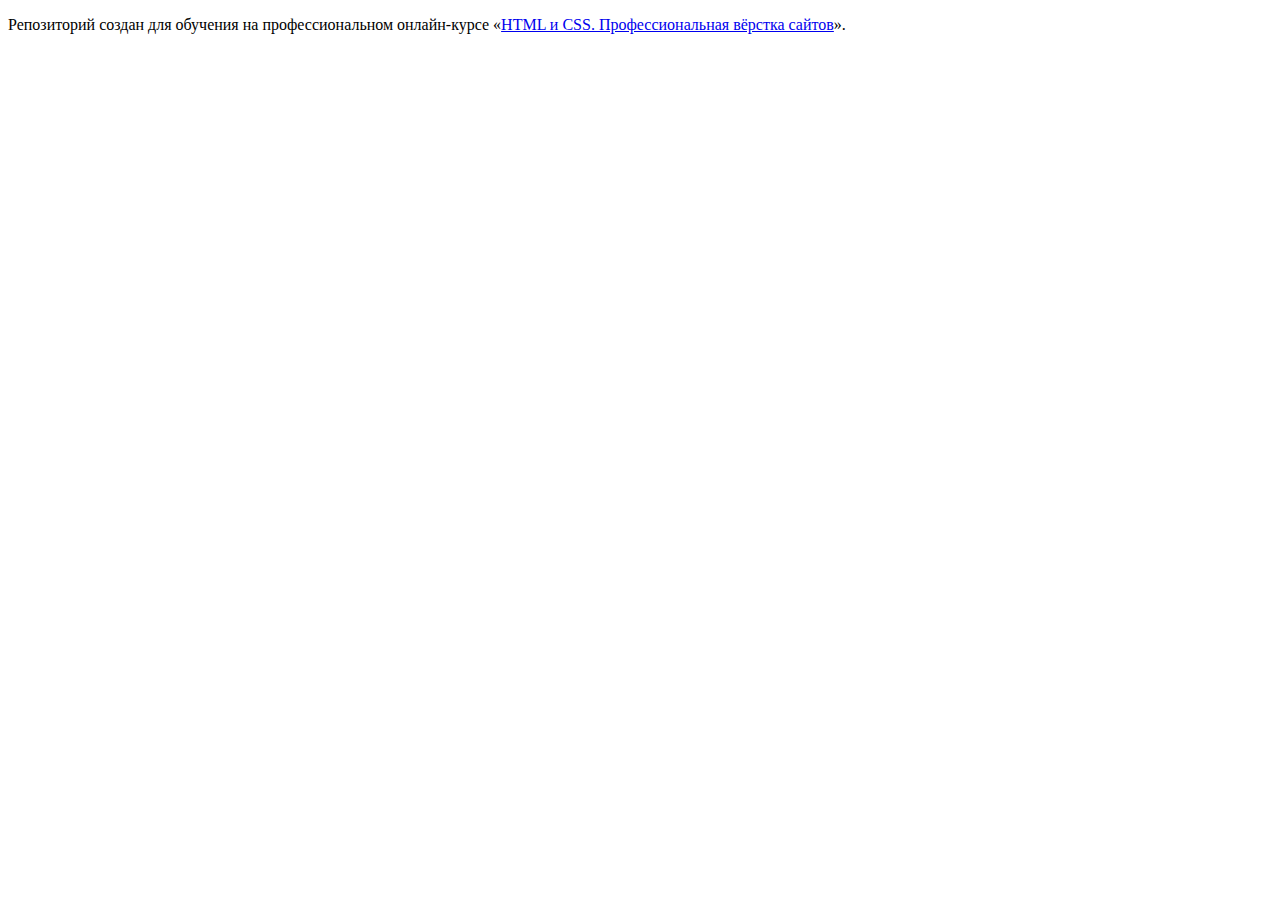
<file: 1/index.html>
<!DOCTYPE html>
<html lang="ru">
  <head>
    <meta charset="utf-8">
    <title>HTML Academy: Седона</title>
    <base href="https://htmlacademy-htmlcss.github.io/2441799-sedona-1/1/">
</head>
  <body>

    <p>Репозиторий создан для обучения на профессиональном онлайн‑курсе «<a href="https://htmlacademy.ru/intensive/htmlcss">HTML и CSS. Профессиональная вёрстка сайтов</a>».</p>

  </body>
</html>
</file>
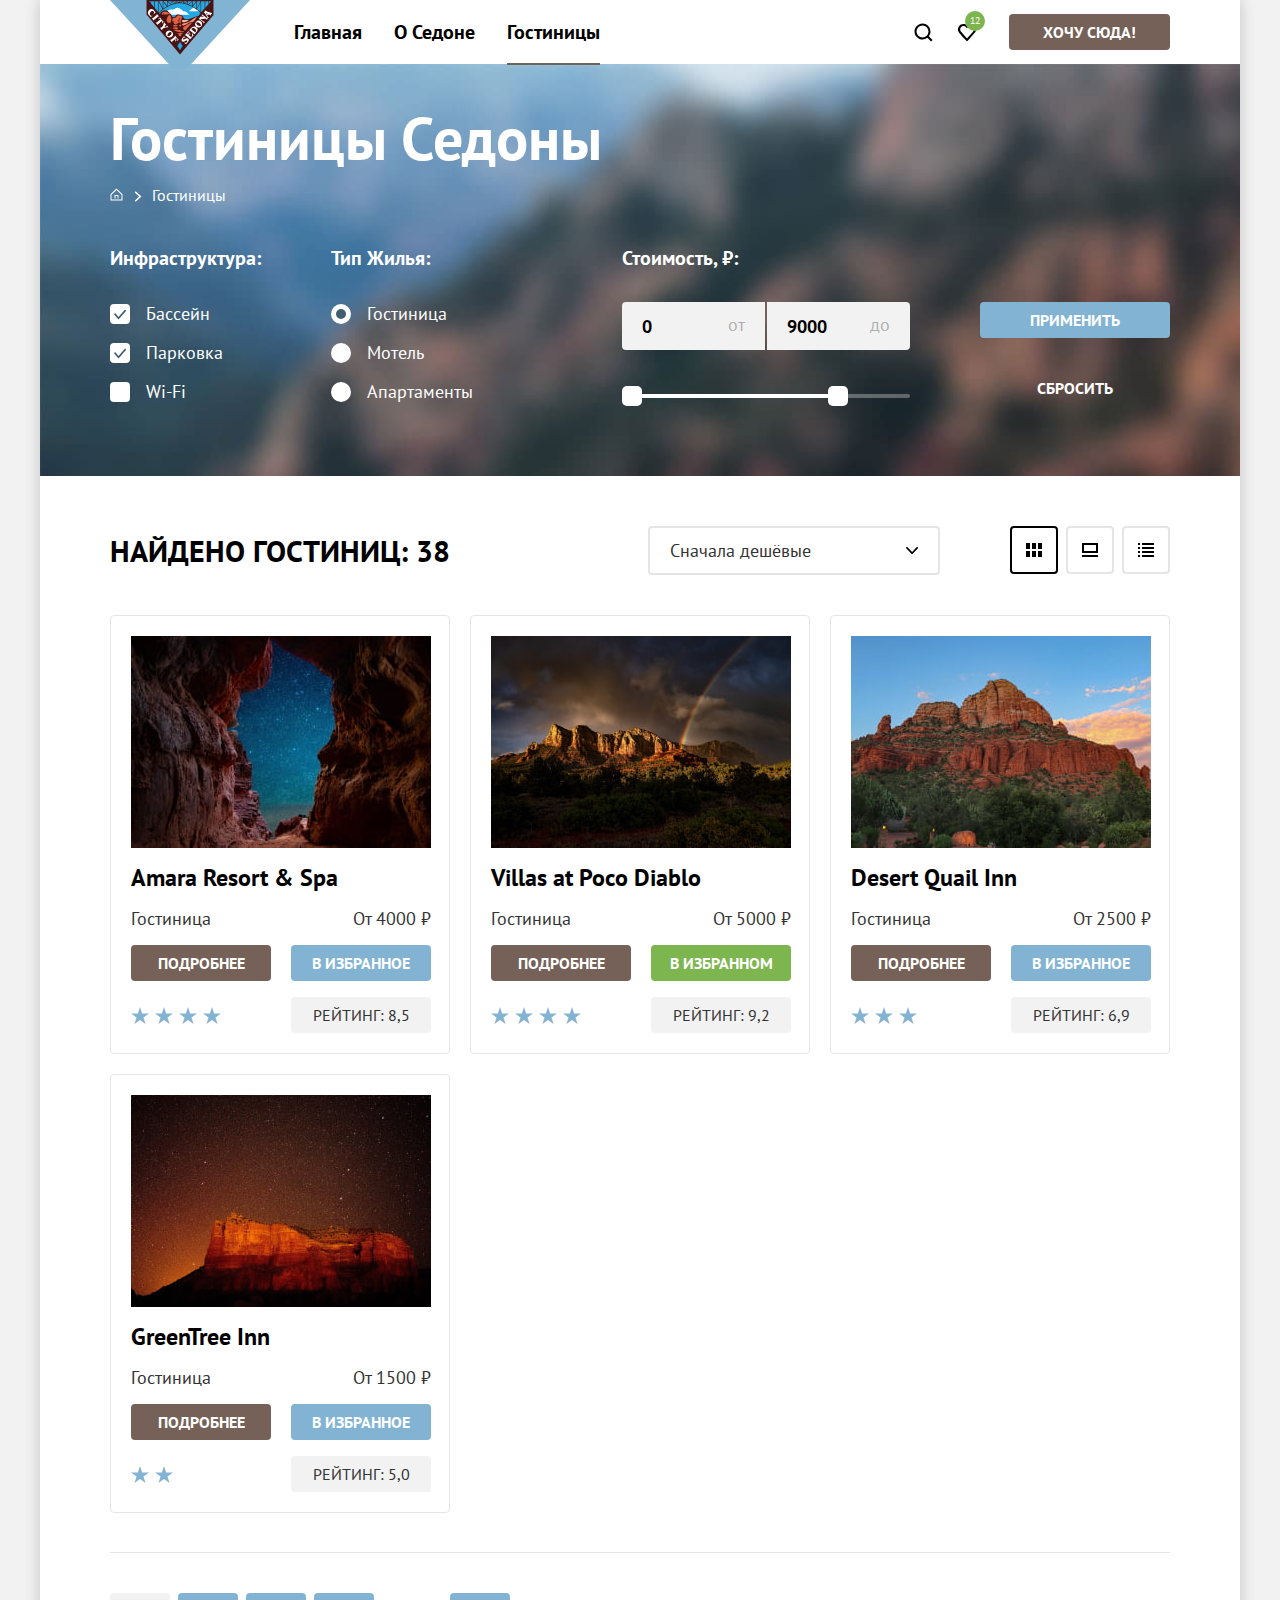
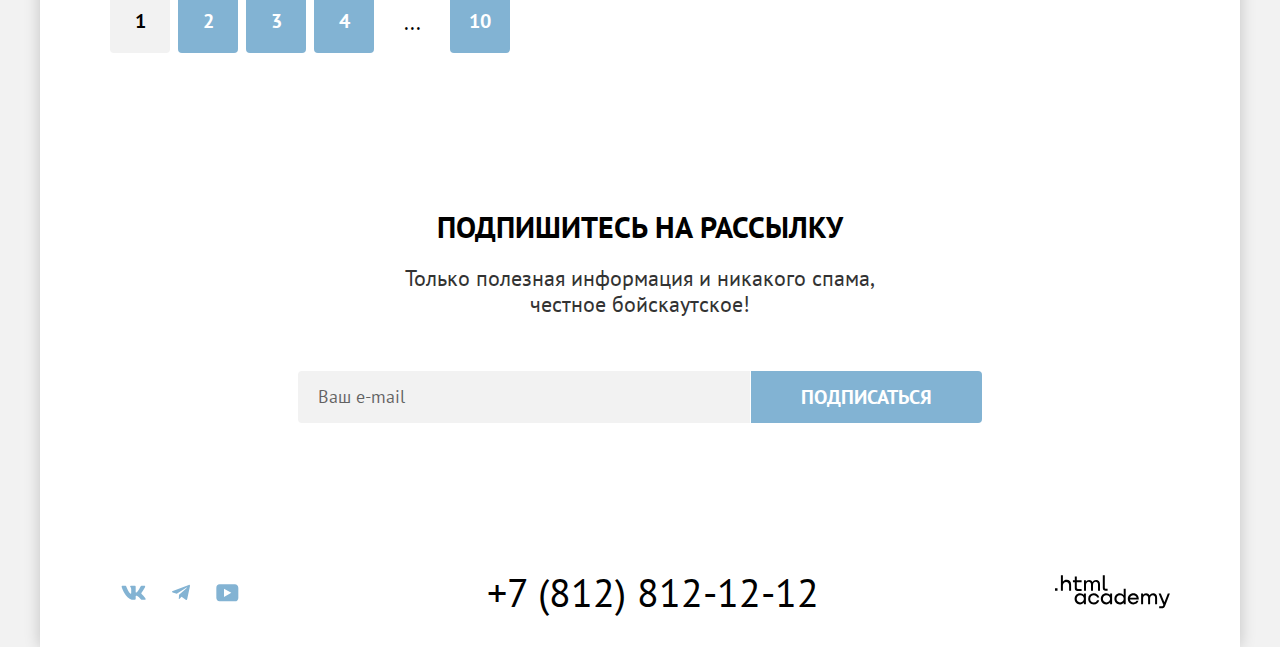
<file: catalog.html>
<!DOCTYPE html>
<html lang="ru">
  <head>
    <meta charset="utf-8">
    <title>Каталог</title>
    <link rel="stylesheet" href="styles/styles.css">
    <link rel="icon" href="images/icons/favicon-32x32.png">
  </head>
  <body>
    <div class="body-container">

      <!-- Header -->

    <header class="page-header">
      <nav class="navigation">
        <a class="navigation-logo" href="index.html">
          <span class="visually-hidden">Логотип сайта Седона</span>
          <svg xmlns="http://www.w3.org/2000/svg" aria-hidden="true" width="140" height="70" fill="none"><g clip-path="url(#a)"><path fill="#81B3D3" d="M140 0H0l60.36 65.7c5.28 5.8 14 5.8 19.28 0L140 0Z"/><path fill="#23A9E1" d="M37.23.5 69.8 38.4 102.26.7 37.23.5Z"/><path fill="#fff" d="M61.99 14.7h17.55c-1.32-.8-4.47-4.6-6.1-3.2-.1.1-4.96-5.7-8.1-2.9-2.75 2.5-4.06-.3-7.1 1.6-3.66 2.4 2.02 3.7 3.75 4.5Zm27.08-3.5-9.94.1c3.96-4.5 5.68-4 9.94-.1Z"/><path fill="#491213" d="M99.01 3.6V1.2h2.13l-2.13 2.4ZM49.11 13c.1.1 2.43-2.4 6.18-4.9 3.45-2.3 8.72-4.9 14.6-4.9 5.9 0 11.27 2.7 14.72 5 3.75 2.4 6.09 4.8 6.19 4.9l-2.54 3c-4.56.6-7.81 3.9-12.27 3.2-2.24-.4-2.34-1.6-2.95-2.9-.5-1-1.32-.8-2.33-1.2-.91-.4-1.52-1.1-3.45-.7-1.62.4-1.83 2.9-3.96 2.8-1.11-.1-1.21-1.6-2.84-3.6-4.16-4.9-7.95-4.29-10.59.21L49.1 13ZM40.57 1.2v1.9l-1.62-1.9h1.62Zm54.68 0h3.25v3L95.26 8V1.2ZM91.1 12.6V1.2h3.55v7.4l-3.55 4Zm-.5-10.4v9.9a26.33 26.33 0 0 0-3.66-3l3.65-6.9Zm-4.17-.3v6.8c-.5-.3-.9-.7-1.52-1-.7-.4-1.42-.9-2.23-1.3l3.75-4.5Zm-4.46-.2V6c-1.01-.5-2.13-1-3.14-1.5l3.14-2.8Zm.61-.5h3.75l-3.75 4.6V1.2Zm4.36 0h3.65l-3.65 7.1V1.2Zm-8.93 0h3.96l-3.55 3.1c-.1 0-.2-.1-.3-.1l-.1-3Zm-.5.4V4c-1.02-.4-2.03-.7-3.15-.9l3.15-1.5Zm-4.26 0v1.3L71 2.6l2.24-1Zm-6.9 0 2.23 1c-.81 0-1.52.1-2.23.3V1.6Zm-4.16 0 3.14 1.5c-1.11.2-2.13.5-3.14.9V1.6Zm3.65 1.2L62.5 1.2h3.35v1.6Zm3.55-.4-2.84-1.3h2.84v1.3Zm.71-1.2h2.94L70.1 2.5V1.2Zm3.76 0h3.24l-3.24 1.6V1.2ZM61.28 4.3l-3.56-3.1h3.96v3l-.4.1Zm-3.66-2.6 3.15 2.7c-1.12.4-2.13.9-3.15 1.5V1.7Zm-4.36.2 3.65 4.5a22.9 22.9 0 0 0-3.65 2.4V1.9ZM49 2.2l3.65 7c-1.32 1-2.53 2-3.65 3.2V2.2Zm3.75 6L49.1 1.1h3.65v7.1Zm4.37-2.5-3.76-4.6h3.76v4.6ZM44.33 7.5 41.1 3.7V1.2h3.24v6.3Zm.61-6.3h3.55v11.2l-3.55-4.2v-7ZM36.52 0v14.6L70 54.5 103.48 15V0H36.52Z"/><path fill="#23A9E1" d="M67.36 46 70 41.8l2.64 4.2L70 50.2 67.36 46Z"/><path fill="#DC6243" d="M75.28 30.6c-3.45-2-2.64-3.5.2-4.9 1.52-.7 4.87-3.4 6.19-2.5l-6.4 7.4Zm-2.34 2.5c-2.03-.1-4.36-.4-6.39.1 1.22.3 4.26 1.2 1.42 1.9 1.02 1.4 2.64 1.3 3.65.1-.4-.2-.7-.5-1.01-.7 1.11-.3 2.13-.9 2.33-1.4Zm1.22-1.6c-.91-.8-1.93-.8-2.74 0-1.22-2.1-5.48-1.4-7.5-1.7 1.1 2.6 9.73 3.1 10.24 1.7Zm-6.9-2.2c-1.62-.5-6.9-.4-3.45-1.8 1.12-.4 6.8.1 3.45 1.8Zm2.03-3c-.5-1.1.4-2.4 1.72-1.4 1.22.8-.6 2-1.72 1.4Zm-2.94.1c-2.34.7-5.38-.8-1.63-1.5 2.34-.5 4.77.5 1.63 1.5.1 0-.1 0 0 0Zm-2.64-6.2c-.5 1.6-1.52 1.9-1.42 0 .1-2.3 1.62-1.7 3.25-2.6 1.31-.7 2.03-3.4 4.36-1.8 1.01.7 2.23.1 2.53 1.2 0-.1-2.94 6.7-1.31 6.7-3.25 0-1.83-3.8-.61-6.4-1.22.6-3.15 4.3-1.52 5-.82 1.1-3.45 2.6-4.77 1.5-1.12-1-.51-2.3-.51-3.6ZM59.65 23c-5.68 0-1.82-8.6.1-8.1 2.24.7 1.93 8.2-.1 8.1Zm-6.29-8.2c-2.64-.1-1.52-2.6.3-3.1 1.73-.5 5.28 1.1 6.5 2.2-1.83.6-4.16.5-6.19.6-.2-2-.7-1.3-.6.3Z"/><path fill="#F49774" d="M72.84 25.8c-2.94-3 4.36-2.7 5.58-3.8.81.3 7.1-5.4 8.62-5-1.11 1.3-3.45 5.3-5.07 5.3-1.32 0-2.64-.2-3.65.7-1.52 1.4-3.96 2.1-5.48 2.8Z"/><path fill="#F4B1A4" d="M73.75 22.2c-1.62.9-3.14-2.5-.3-2.2 1.83.2 3.75-.2 5.48.1a5.99 5.99 0 0 1-5.18 2.1Z"/><path fill="#fff" d="M51.84 20.9c.3.4.6.8.5 1.4 0 .4-.6 1-.2 1.2l1.53-1.8c-.4-.1-3.55-3.8-3.55-4.2l-2.13 1.1c.1.4.8 0 1.21 0 .51 0 .92.4 1.32.7-1.11.9-3.85 3.3-4.16 3.3-.1 0-.7-.4-.7 0 0 .2.6.7.7.8l1.42 1.7c.4-.2-.1-.5.1-.8.1-.2 3.25-2.7 3.96-3.4Zm-3.45-4.5c.3-.1.4.3.61 0l-1.62-1.9c-.2-.3-.51-.6-.51 0 .1.4-4.06 3.7-4.26 3.8-.3.1-.5-.3-.71.1l1.42 1.7c.2.2.3.4.5.6.2.2.1-.4.1-.4-.1-.3.31-.6.62-.8 1.01-1 3.55-3.1 3.85-3.1Zm-5.78-.6c-1.12.3-2.44-.1-2.74-1.3-.4-1.2.4-2.4 1.32-3.1.91-.7 2.33-.6 2.84.5.2.5.1 1.1-.1 1.6-.1.3-.4.6 0 .8.6-.7 1.11-1.4 1.72-2.1-.7-.4-1.01-1.1-1.52-1.7-.6-.7-1.32-1.4-2.33-1.5-1.93-.3-3.65 1.7-3.86 3.4-.1.9.2 1.8.81 2.6.51.6 1.22 1.1 1.63 1.8.2.1 1.82-.7 2.13-.8.2 0 .1-.1.1-.2 0 0-.5.2 0 0Zm25.87 23.6c-.71-.5-2.64-3-3.05-3.5l-.2-.3-.2.1c-.1.1.1.4 0 .6-.5.8-3.75 3.2-3.96 3.4-.4.2-.8-.1-1.01.2.5.6 1.82 2.3 2.03 2.3.3 0 .1-.5.1-.6.1-.2 1.72-1.6 2.33-2.1.2-.2.4.3.61.5.2.3.3.7.2 1-.1.2-.5.6-.2.8.4-.5 1.52-1.8 1.73-2 .2-.2-.41 0-.3-.1-.21.1-.52.2-.72 0-.1 0-.71-.7-.6-.8.3-.2.6-.6 1-.7.62-.1 1.02 1 1.12 1.4.1.4.1.8-.1 1.1-.1.3-.3.5 0 .6l1.42-1.9c0 .1-.1.1-.2 0 .1.1-.1 0 0 0Zm-9.34-8.9c-.7 0-1.42.3-2.02.8a3.52 3.52 0 0 0-.51 4.8c1.32 1.7 3.45 1.9 5.17.7a3.52 3.52 0 0 0 .51-4.8 4.1 4.1 0 0 0-3.14-1.5Zm1.22 1.4c.92-.1 1.52.8 1.12 1.8-.4 1-1.42 2-2.44 2.4-1.21.5-2.03-.5-1.52-1.7.4-1 1.42-2 2.44-2.4.1 0 .2-.1.4-.1Zm-2.84-4.6c.3 0 .61.4.81 0l-1.42-1.7c-.4.2 0 .4-.1.6-.2.3-1.72.5-2.13.6.1-.4.61-1.7.81-1.8.4-.3.61.3.81-.1l-1.82-2.1c-.2-.2-.4-.7-.61-.4 0 0 0 1-.1 1.1-.1.2-.61 2.4-1.22 2.9-.3.3-1.52 1.3-1.83 1.4-.3.1-.5-.4-.8 0l1.62 1.9c.1.1.4.6.5.6.3.1 0-.6.1-.7.1-.3 1.63-1.8 2.34-1.9.91-.2 2.03-.5 3.04-.4.2 0-.2 0 0 0ZM82.07 34c.1.4.2.9.1 1.3-.1.6-.6 1.9-1.42 1.5-.8-.4-1.42-1.1-2.13-1.7.51-.6 1.02-1.1 1.93-.8.2.1.4 0 .2-.2-.3-.2-2.03-1.3-2.13-1.2-.2.2.3.6.1 1-.1.3-.4.5-.6.8-.51-.4-1.22-.8-.71-1.5.4-.4.8-.8 1.42-.9.4-.1 1.21.3 1.31-.1-.7-.3-1.42-.7-2.13-1 .1.5-2.23 2.9-2.73 3.5-.1.1-.41.4-.41.5 0 .3.4.1.4.1.31-.1 4.47 3.3 4.57 3.6.1.2-.1.4 0 .5 0 0 .1.1.2.1.3-.3 2.95-3.9 3.55-4l-1.52-2.4c-.4.2-.1.7 0 .9Zm-4.06 4.4c-1.31-.9-3.65.8-4.05 1-.71.3-1.22-.4-.81-1 .3-.5.9-.8 1.52-.8.2 0 .91.1.91 0 .1-.1.1-.1 0-.2-.6-.4-1.12-.8-1.72-1.1-.1.7-.92 1.1-1.32 1.6-.51.6-1.02 1.3-1.02 2s.4 1.4 1.12 1.7c.7.4 1.52.1 2.23-.3.4-.3.81-.6 1.22-.8.6-.3 1.52 0 1.32.8-.2.7-.92 1.3-1.63 1.5-.4.1-.8.1-1.21-.1-.3-.1-.61-.5-.82-.1l2.34 1.6c.1-.5.3-.7.7-1 .51-.4.92-.9 1.33-1.4.8-.9 1.11-2.5-.1-3.4Zm17.86-28.1c0 .1 0 .1 0 0l-.91 1-.81 1c-.2.2-.3.3 0 .5.5-.3 3.55 4.8 3.34 5.5-.5.2-4.56-3.3-4.66-3.5 0-.1.2-.7-.1-.6-.1 0-.51.6-.61.7l-.61.7c.2.3.3 0 .6 0 .2.1 1.22.9 1.53 1.1-.51 0-1.73.1-1.93.1-.6.1-.3-.4-.71-.6L89.48 18l-.91 1v.1c.2.2.1.1.4 0 .3-.1 4.36 3.2 4.46 3.4.2.3-.1.6.3.8l1.23-1.4c.1-.1.1-.1 0-.1-.3-.2-.3.1-.71.1-.3-.1-2.95-2.2-3.86-3l5.38-.2c.2 0 .7.6.7.8-.1.2-.3.4 0 .5.31-.4.62-.7.92-1.1l.1-.2c.1 0 .1-.1.1-.2l.1-.1c.31-.3 1.22-1.3 1.12-1.4-.3-.3-.4.3-.81 0-.2-.2-.81-1.2-.91-1.4-.2-.3.4-.6.6-.7.51-.3 2.14-.8 2.34.2 0 .2-.2.4-.1.5 0 0 .1.2.2.1l2.13-2.6-.2-.2c-.5.5-5.58-1.5-5.89-1.8-.1-.2-.1-.8-.3-.8Zm-.2 2.6c.8.3 1.52.6 2.33 1l-.6.3c-.21.1-.41.3-.62.5l-1.11-1.8Zm-6.7 7.7a3.7 3.7 0 0 0-3.04 1.3c-1.22 1.5-1.12 3.7.4 4.9 1.53 1.2 3.76.9 4.97-.5 1.22-1.5 1.12-3.7-.4-4.9-.5-.4-1.22-.7-1.93-.8Zm-1.42 1.6c.6 0 1.32.4 1.73.7.8.5 2.23 1.7 1.52 2.7 0-.1.1-.1-.1.1-.82.8-2.24.1-2.95-.5-.7-.5-2.03-1.7-1.21-2.7.3-.2.6-.3 1.01-.3Zm-3.14 4.3a4 4 0 0 0-3.35 1.6c-.61.8-1.32 1.5-1.93 2.3.2.3.5-.1.81.1.3.2 4.16 3.3 4.16 3.5.1.3-.2.4.1.6.1.1 2.94-3.4 3.25-4 .4-1.1.1-2.4-.81-3.2.1.1.2.1 0 0-.81-.6-1.52-.9-2.23-.9Zm-1.12 1.6h.3c1.42.4 3.45 2.1 2.13 3.6l-.4.4c-.2.2-4.26-3-4.06-3.2.4-.5 1.32-.9 2.03-.8Z"/></g><defs><clipPath id="a"><path fill="#fff" d="M0 0h140v70H0z"/></clipPath></defs></svg>
        </a>
        <ul class="navigation-list navigation-list-menu">
          <li class="navigation-item">
            <a class="navigation-link" href="index.html">Главная</a>
          </li>
          <li class="navigation-item">
            <a class="navigation-link" href="#">О Седоне</a>
          </li>
          <li class="navigation-item">
            <a class="navigation-link navigation-link-current" href="catalog.html">Гостиницы</a>
          </li>
        </ul>

        <div class="navigation-user-container">
          <ul class="navigation-list navigation-user">
            <li class="navigation-item">
              <a class="navigation-link navigation-link-user navigation-link-user-search" href="#">
                <span class="visually-hidden">Поиск</span>
              </a>
            </li>
            <li class="navigation-item">
              <a class="navigation-link navigation-link-user navigation-link-user-favorite" href="#">
                <span class="visually-hidden">Избранное</span>
                <span class="favorite-number">12</span>
              </a>
            </li>
          </ul>

          <a class="button navigation-link button-navigation-link" href="#">Хочу сюда!</a>
        </div>
      </nav>
    </header>

    <!-- Main-->

    <main class="main-container main-inner">

      <div class="page-container">
        <!--Фильтр подбора гостиницы-->

      <section class="filter">
        <header class="inner-header">
          <h1 class="inner-header-title">Гостиницы Седоны</h1>
          <ul class="breadcrumbs">
            <li class="breadcrumbs-item">
              <a class="breadcrumbs-link breadcrumbs-link-home" href="index.html">
                <span class="visually-hidden">Главная</span>
                <svg class="icon-breadcrumbs-link-home" width="13" height="15" viewBox="0 0 13 15" fill="none" xmlns="http://www.w3.org/2000/svg" aria-hidden="true">
                  <path d="M6.5 0.5L0.5 6.30006V12.5001H12.5V6.30006L6.5 0.5ZM11.5 11.5001H1.5V6.70005L6.5 1.9L11.5 6.70005V11.5001Z"/>
                  <path d="M4.5 10.5001H5.5V8.00005H7.5V10.5001H8.5V7.00005H4.5V10.5001Z"/>
                </svg>
              </a>
            </li>

            <li class="breadcrumbs-item">
              <a class="breadcrumbs-link" href="catalog.html">Гостиницы</a>
            </li>
          </ul>
        </header>

        <h2 class="visually-hidden">Подбор гостиницы</h2>
        <form class="filter-form" action="https://echo.htmlacademy.ru/" method="get">

          <div class="filter-left">
            <fieldset class="filter-infrastructure">
              <legend class="filter-infrastructure-title">Инфраструктура:</legend>
              <ul class="filter-infrastructure-list">
                <li class="filter-infrastructure-item">
                  <label class="control">
                    <input class="control-input control-input-checkbox visually-hidden" type="checkbox" name="pool" checked>
                    <span class="control-mark"></span>
                    <span class="control-label">Бассейн</span>
                  </label>
                </li>
                <li class="filter-infrastructure-item">
                  <label class="control">
                    <input class="control-input control-input-checkbox visually-hidden" type="checkbox" name="parking" checked>
                    <span class="control-mark"></span>
                    <span class="control-label">Парковка</span>
                  </label>
                </li>
                <li class="filter-infrastructure-item">
                  <label class="control">
                    <input class="control-input control-input-checkbox visually-hidden" type="checkbox" name="wi-fi">
                    <span class="control-mark"></span>
                    <span class="control-label">Wi-Fi</span>
                  </label>
                </li>
              </ul>
            </fieldset>

            <fieldset class="filter-type">
              <legend class="filter-type-title">Тип Жилья:</legend>
              <ul class="filter-type-list">
                <li class="filter-type-item">
                  <label class="control">
                    <input class="control-input control-input-radio visually-hidden" type="radio" name="type-of-housing" value="hotels" checked>
                    <span class="control-mark"></span>
                    <span class="control-label">Гостиница</span>
                  </label>
                </li>
                <li class="filter-type-item">
                  <label class="control">
                    <input class="control-input control-input-radio visually-hidden" type="radio" name="type-of-housing" value="motel">
                    <span class="control-mark"></span>
                    <span class="control-label">Мотель</span>
                  </label>
                </li>
                <li class="filter-type-item">
                  <label class="control">
                    <input class="control-input control-input-radio visually-hidden" type="radio" name="type-of-housing" value="apartments">
                    <span class="control-mark"></span>
                    <span class="control-label">Апартаменты</span>
                  </label>
                </li>
              </ul>
            </fieldset>
          </div>

          <div class="filter-right">
            <fieldset class="filter-price">
              <legend class="filter-price-title">Стоимость, ₽:</legend>
              <div class="filter-price-container">
                <div class="from-container">
                  <label class="from" for="from">от</label>
                  <input class="input-from" type="number" name="price-from" id="from" value="0" min="0" max="9000" placeholder="0">
                </div>
                <div class="to-container">
                  <label class="to" for="to">до</label>
                  <input class="input-to" type="number" name="price-to" id="to" value="9000" min="0" max="9000" placeholder="9000">
                </div>
              </div>

              <div class="range">
                <div class="range-slider">
                  <div class="range-bar" style="left: 0; width: 226px">
                    <button class="range-toggle toggle-min" type="button">
                      <span class="visually-hidden">Минимальная цена</span>
                    </button>
                    <button class="range-toggle toggle-max" type="button">
                      <span class="visually-hidden">Максимальная цена</span>
                    </button>
                  </div>
                </div>
              </div>
            </fieldset>

            <div class="filter-button-container">
              <button class="button filter-button" type="submit">Применить</button>
              <button class="button filter-button light-button" type="reset">Сбросить</button>
            </div>
          </div>

        </form>
      </section>

      <!--Сортировка-->

      <section class="catalog">

        <div class="select-container">
          <h2 class="visually-hidden">Поиск гостиниц</h2>
          <p class="catalog-text">Найдено гостиниц: 38</p>
          <select class="select-control" name="sorting" aria-label="Сортировка">
            <option value="cheap">Сначала дешёвые</option>
            <option value="expensive">Сначала дорогие</option>
            <option value="high-rating">С высоким рейтингом</option>
            <option value="low-rating">С низким рейтингом</option>
          </select>

          <div class="button-light-container">
            <a class="button button-light button-light-cards button-light-active" href="#">
              <span class="visually-hidden">Показать карточки</span>
            </a>
            <a class="button button-light button-light-fully" href="#">
              <span class="visually-hidden">Показать полностью</span>
            </a>
            <a class="button button-light button-light-list" href="#">
              <span class="visually-hidden">Показать списком</span>
            </a>
          </div>
        </div>

        <ul class="catalog-list">
          <li class="catalog-item">
            <a class="catalog-item-title-link" href="#">
              <h3 class="catalog-item-title">Amara Resort & Spa</h3>
            </a>
            <a class="catalog-item-image-link" href="#">
              <img class="catalog-image" src="images/catalog/hotel-1.jpg" width="300" height="212" alt="Amara Resort & Spa">
            </a>
            <p class="catalog-item-text type-of-housing">Гостиница</p>
            <p class="catalog-item-price">От 4000 ₽</p>
            <a class="button button-catalog-details" href="#">подробнее</a>
            <button class="button button-catalog-favorite" type="button">в избранное</button>
            <div class="star-4-container">
              <span class="visually-hidden">4 звезды</span>
            </div>
            <p class="catalog-item-text button button-rating">Рейтинг: 8,5</p>
          </li>

          <li class="catalog-item">
            <a class="catalog-item-title-link" href="#">
              <h3 class="catalog-item-title">Villas at Poco Diablo</h3>
            </a>
            <a class="catalog-item-image-link" href="#">
              <img class="catalog-image" src="images/catalog/hotel-2.jpg" width="300" height="212" alt="Villas at Poco Diablo">
            </a>
            <p class="catalog-item-text type-of-housing">Гостиница</p>
            <p class="catalog-item-price">От 5000 ₽</p>
            <a class="button button-catalog-details" href="#">подробнее</a>
            <button class="button button-catalog-favorite button-catalog-active-favorite" type="button">в избранном</button>
            <div class="star-4-container">
              <span class="visually-hidden">4 звезды</span>
            </div>
            <p class="catalog-item-text button button-rating">Рейтинг: 9,2</p>
          </li>

          <li class="catalog-item">
            <a class="catalog-item-title-link" href="#">
              <h3 class="catalog-item-title">Desert Quail Inn</h3>
            </a>
            <a class="catalog-item-image-link" href="#">
              <img class="catalog-image" src="images/catalog/hotel-3.jpg" width="300" height="212" alt="Desert Quail Inn">
            </a>
            <p class="catalog-item-text type-of-housing">Гостиница</p>
            <p class="catalog-item-price">От 2500 ₽</p>
            <a class="button button-catalog-details" href="#">подробнее</a>
            <button class="button button-catalog-favorite" type="button">в избранное</button>
            <div class="star-3-container">
              <span class="visually-hidden">3 звезды</span>
            </div>
            <p class="catalog-item-text button button-rating">Рейтинг: 6,9</p>
          </li>

          <li class="catalog-item">
            <a class="catalog-item-title-link" href="#">
              <h3 class="catalog-item-title">GreenTree Inn</h3>
            </a>
            <a class="catalog-item-image-link" href="#">
              <img class="catalog-image" src="images/catalog/hotel-4.jpg" width="300" height="212" alt="GreenTree Inn">
            </a>
            <p class="catalog-item-text type-of-housing">Гостиница</p>
            <p class="catalog-item-price">От 1500 ₽</p>
            <a class="button button-catalog-details" href="#">подробнее</a>
            <button class="button button-catalog-favorite" type="button">в избранное</button>
            <div class="star-2-container">
              <span class="visually-hidden">2 звезды</span>
            </div>
            <p class="catalog-item-text button button-rating">Рейтинг: 5,0</p>
          </li>
        </ul>

      <!--Пагинация-->

      <ul class="slider-pagination-list">
        <li class="slider-pagination-item">
          <a class="slider-pagination-link pagination-current" href="#">1</a>
        </li>
        <li class="slider-pagination-item">
          <a class="slider-pagination-link slider-pagination-link-blue" href="#">2</a>
        </li>
        <li class="slider-pagination-item">
          <a class="slider-pagination-link slider-pagination-link-blue" href="#">3</a>
        </li>
        <li class="slider-pagination-item">
          <a class="slider-pagination-link slider-pagination-link-blue" href="#">4</a>
        </li>
        <li class="slider-pagination-item">
          <a class="slider-pagination-link pagination-hidden" href="#">...</a>
          <span class="visually-hidden">Скрытые страницы</span>
        </li>
        <li class="slider-pagination-item">
          <a class="slider-pagination-link slider-pagination-link-blue" href="#">10</a>
        </li>
      </ul>

     </section>

      <!--Подпишитесь на рассылку-->

      <section class="distribution-catalog">
        <div class="distribution-container">
          <div class="distribution-container-text">
            <h2 class="distribution-title-catalog">Подпишитесь на рассылку</h2>
            <p class="distribution-text-catalog">Только полезная информация и никакого спама, честное бойскаутское!</p>
          </div>
        <form class="distribution-form" action="https://echo.htmlacademy.ru/" method="post">
          <label>
           <span class="visually-hidden">Ваш e-mail</span>
           <input class="distribution-input" type="email" name="distribution-email" placeholder="Ваш e-mail" required>
          </label>
          <button class="button button-distribution" type="submit">Подписаться</button>
        </form>
        </div>
      </section>
      </div>

    </main>

    <!--Footer-->

  <footer class="page-footer">

    <div class="page-footer-container">
      <section class="footer-social">
        <h2 class="visually-hidden">Социальные сети</h2>
        <ul class="footer-social-list">
          <li class="footer-social-item">
            <a class="button-social button-social-vk" href="https://vk.com/htmlacademy">
              <span class="visually-hidden">Вконтакте</span>
              <svg class="icon-social-vk" width="25" height="15" viewBox="0 0 25 15" fill="none" xmlns="http://www.w3.org/2000/svg" aria-hidden="true">
                <path fill-rule="evenodd" clip-rule="evenodd" d="M24.1164 1.80445C24.2824 1.25845 24.1164 0.856445 23.3214 0.856445H20.6964C20.0284 0.856445 19.7204 1.20345 19.5534 1.58645C19.5534 1.58645 18.2184 4.78245 16.3274 6.85845C15.7154 7.46045 15.4374 7.65145 15.1034 7.65145C14.9364 7.65145 14.6854 7.46045 14.6854 6.91345V1.80445C14.6854 1.14845 14.5014 0.856445 13.9454 0.856445H9.81738C9.40038 0.856445 9.14938 1.16045 9.14938 1.44945C9.14938 2.07045 10.0954 2.21445 10.1924 3.96245V7.76045C10.1924 8.59345 10.0394 8.74444 9.70538 8.74444C8.81538 8.74444 6.65038 5.53345 5.36538 1.85945C5.11638 1.14445 4.86438 0.856445 4.19338 0.856445H1.56638C0.816382 0.856445 0.666382 1.20345 0.666382 1.58645C0.666382 2.26845 1.55638 5.65645 4.81138 10.1374C6.98138 13.1974 10.0364 14.8564 12.8194 14.8564C14.4884 14.8564 14.6944 14.4884 14.6944 13.8534V11.5404C14.6944 10.8034 14.8524 10.6564 15.3814 10.6564C15.7714 10.6564 16.4384 10.8484 17.9964 12.3234C19.7764 14.0724 20.0694 14.8564 21.0714 14.8564H23.6964C24.4464 14.8564 24.8224 14.4884 24.6064 13.7604C24.3684 13.0364 23.5184 11.9854 22.3914 10.7384C21.7794 10.0284 20.8614 9.26345 20.5824 8.88045C20.1934 8.38945 20.3044 8.17044 20.5824 7.73345C20.5824 7.73345 23.7824 3.30745 24.1154 1.80445H24.1164Z"/>
              </svg>
            </a>
          </li>
          <li class="footer-social-item">
            <a class="button-social button-social-telegram" href="https://t.me/htmlacademy">
              <span class="visually-hidden">Telegram</span>
              <svg class="icon-social-telegram" width="18" height="16" viewBox="0 0 18 16" fill="none" xmlns="http://www.w3.org/2000/svg" aria-hidden="true">
                <path d="M16.785 0.955705L0.840489 7.1042C-0.247661 7.54126 -0.241365 8.14828 0.640845 8.41897L4.73445 9.69597L14.2058 3.72014C14.6537 3.44766 15.0629 3.59424 14.7265 3.89281L7.05283 10.8183H7.05103L7.05283 10.8192L6.77045 15.0387C7.18413 15.0387 7.36669 14.8489 7.59871 14.625L9.58705 12.6915L13.7229 15.7464C14.4855 16.1664 15.0332 15.9506 15.2229 15.0405L17.9379 2.2453C18.2158 1.13107 17.5126 0.626562 16.785 0.955705Z"/>
              </svg>
            </a>
          </li>
          <li class="footer-social-item">
            <a class="button-social button-social-youtube" href="https://www.youtube.com/user/htmlacademyru">
              <span class="visually-hidden">YouTube</span>
              <svg class="icon-social-youtube" width="23" height="18" viewBox="0 0 23 18" fill="none" xmlns="http://www.w3.org/2000/svg" aria-hidden="true">
                <path d="M18.9402 0.356445H3.50738C1.64668 0.356445 0.333252 1.9502 0.333252 3.75645V13.8502C0.333252 15.7627 1.64668 17.3564 3.50738 17.3564H19.1591C20.8009 17.3564 22.3333 15.7627 22.3333 13.9564V3.75645C22.1143 1.9502 20.8009 0.356445 18.9402 0.356445ZM7.99494 12.8939V4.81894L15.3283 8.85645L7.99494 12.8939Z"/>
              </svg>
            </a>
          </li>
        </ul>
      </section>

      <a class="footer-tel" href="tel:+78128121212">+7 (812) 812-12-12</a>

      <a class="dev-logo" href="https://htmlacademy.ru/">
        <span class="visually-hidden">Логотип сайта HTML Academy</span>
        <svg class="icon-dev-logo" xmlns="http://www.w3.org/2000/svg" width="115" height="34" fill="none" viewBox="0 0 115 34" role="img" aria-hidden="true" aria-label="Логотип htmlacademy">
          <path d="M0 13.26v2.6h2.5v-2.6H0ZM11.6 4.86c-1.6 0-2.8.7-3.6 1.7h-.1V.36h-2v15.5h2v-5.3c0-2.1 1.3-3.6 3.3-3.6 1.8 0 2.9 1.4 2.9 3.2v5.7h2v-6.1c.1-3-1.8-4.9-4.5-4.9ZM26.6 5.16h-4.8v-3.7h-2v3.8h-1.9v2h1.9v6c0 1.7 1 2.7 2.7 2.7h4.1v-2h-3.7c-.7 0-1.1-.4-1.1-1.1v-5.7h4.8v-2ZM41.1 4.96c-1.6 0-2.9.8-3.5 2.1h-.1c-.6-1.2-1.8-2.1-3.4-2.1-1.4 0-2.5.8-3.1 1.8h-.1v-1.6H29v10.6h2v-5.4c0-2 1-3.5 2.6-3.5 1.5 0 2.4 1 2.4 2.6v6.3h2v-5.6c0-2.4 1.4-3.3 2.6-3.3 1.5 0 2.4 1 2.4 2.6v6.3h2v-6.5c.1-2.5-1.4-4.3-3.9-4.3ZM47.8 13.06c0 1.7 1 2.7 2.8 2.7h2v-2h-1.7c-.7 0-1.1-.4-1.1-1.1V.36h-2v12.7ZM28.9 20.06c-.9-1.1-2.2-1.8-3.9-1.8-3.1 0-5.4 2.3-5.4 5.6s2.3 5.6 5.4 5.6c1.8 0 3-.8 3.8-1.9h.1v1.6h2v-10.6h-2v1.5Zm-3.6 7.4c-2.2 0-3.6-1.6-3.6-3.6s1.4-3.6 3.6-3.6 3.6 1.6 3.6 3.6c0 1.9-1.4 3.6-3.6 3.6ZM44.2 22.36c-.5-2.4-2.6-4.1-5.4-4.1a5.4 5.4 0 0 0-5.6 5.6c0 3.1 2.2 5.6 5.6 5.6 2.8 0 4.9-1.8 5.4-4.2h-2.1a3.4 3.4 0 0 1-3.3 2.3c-2.2 0-3.6-1.6-3.6-3.6s1.4-3.6 3.6-3.6c1.6 0 2.8 1 3.3 2.2h2.1v-.2ZM55.1 20.06c-.9-1.1-2.2-1.8-3.9-1.8-3.1 0-5.4 2.3-5.4 5.6s2.3 5.6 5.4 5.6c1.8 0 3-.8 3.8-1.9h.1v1.6h2v-10.6h-2v1.5Zm-3.6 7.4c-2.2 0-3.6-1.6-3.6-3.6s1.4-3.6 3.6-3.6 3.6 1.6 3.6 3.6c0 1.9-1.5 3.6-3.6 3.6ZM68.7 20.16c-.9-1.1-2.2-1.9-3.9-1.9-3.1 0-5.4 2.3-5.4 5.6s2.2 5.6 5.4 5.6c1.7 0 3-.8 3.8-1.8h.1v1.5h2v-15.4h-2v6.4Zm-3.6 7.3c-2.2 0-3.6-1.6-3.6-3.6s1.4-3.6 3.6-3.6 3.6 1.6 3.6 3.6c-.1 2-1.5 3.6-3.6 3.6ZM78.3 18.26c-3.3 0-5.5 2.5-5.5 5.6 0 3 2.1 5.6 5.5 5.6 2.5 0 4.5-1.3 5.2-3.6h-2.1c-.5 1-1.6 1.6-3 1.6-1.9 0-3.3-1.3-3.4-2.9h8.8c.2-3.6-2-6.3-5.5-6.3Zm0 1.9c1.7 0 3 1 3.3 2.6h-6.5c.3-1.5 1.5-2.6 3.2-2.6ZM98.2 18.26c-1.6 0-2.9.8-3.6 2h-.1c-.6-1.2-1.8-2-3.4-2-1.4 0-2.5.7-3.1 1.8v-1.5h-1.9v10.6h2v-5.4c0-2 1-3.4 2.6-3.5 1.5 0 2.4 1 2.4 2.6v6.3h2v-5.6c0-2.4 1.4-3.3 2.6-3.3 1.5 0 2.4 1 2.4 2.6v6.3h2v-6.5c.1-2.6-1.4-4.4-3.9-4.4ZM109.4 27.36l-3.6-8.9h-2.2l4.8 11.6c-.3.9-.7 1.2-1.7 1.2h-2.5v2h2.5c1.8 0 2.8-.8 3.5-2.6l4.7-12.2h-2.1l-3.4 8.9Z"/>
        </svg>
      </a>
    </div>

  </footer>


    </div>
  </body>
</html>
</file>
<file: styles/styles.css>
/*
* Prefixed by https://autoprefixer.github.io
* PostCSS: v8.4.14,
* Autoprefixer: v10.4.7
* Browsers: > 2% and last 1 version
*/

@font-face {
  font-family: "PT Sans";
  font-weight: 400;
  font-style: normal;
  src: url("../fonts/ptsans-400.woff2") format("WOFF2");
  font-display: swap;
}

@font-face {
  font-family: "PT Sans";
  font-weight: 700;
  font-style: bold;
  src: url("../fonts/ptsans-700.woff2") format("WOFF2");
  font-display: swap;
}

html {
  height: 100%;
}

*,
*::before,
*::after {
  box-sizing: border-box;
}

body {
  margin: 0;
  min-height: 100%;

  font-family: "PT Sans", sans-serif;
  font-size: 18px;
  line-height: 21px;
  color: #000000;

  background-color: #f2f2f2;
}

.body-container {
  display: flex;
  flex-direction: column;
  margin: 0 auto;
  width: 1200px;

  background-color: #ffffff;
  box-shadow: 0 0 15px 0 #00000033;
}

.visually-hidden {
  position: absolute;

  width: 1px;
  height: 1px;
  margin: -1px;
  padding: 0;

  border: 0;

  white-space: nowrap;
  -webkit-clip-path: inset(100%);
  clip-path: inset(100%);
  clip: rect(0 0 0 0);
  overflow: hidden;
}

/* Кнопки */

.button {
  font-family: "PT Sans", sans-serif;
  text-align: center;
  text-transform: uppercase;
  text-decoration: none;
  color: #ffffff;

  border-radius: 4px;
}

.button-navigation-link,
.filter-button,
.button-catalog-details,
.button-catalog-favorite {
  font-size: 16px;
  line-height: 20px;
  font-weight: 700;

  border: none;
  cursor: pointer;
}

.button-search,
.button-distribution {
  font-size: 20px;
  line-height: 36px;
  font-weight: 700;

  border: none;
  cursor: pointer;
}

.button-search {
  padding: 8px 50px;
}

.button-navigation-link,
.button-search,
.button-catalog-details {
  background-color: #756157;
}

.button-navigation-link:hover {
  background-color: #615048;
}

.button-navigation-link:focus {
  background-color: #615048;
}

.button-navigation-link:active {
  color: #ffffff4d;

  background-color: #756157;
}

.button-navigation-link:disabled {
  background-color: #e5e5e5;
}

.button-search:hover {
  background-color: #615048;
}

.button-search:focus {
  background-color: #615048;
}

.button-search:active {
  color: #ffffff4d;

  background-color: #756157;
}

.button-search:disabled {
  background-color: #e5e5e5;
}

.button-catalog-details:hover {
  background-color: #615048;
}

.button-catalog-details:focus {
  background-color: #615048;
}

.button-catalog-details:active {
  color: #ffffff4d;

  background-color: #756157;
}

.button-catalog-details:disabled {
  background-color: #e5e5e5;
}

.button-distribution,
.filter-button,
.button-catalog-favorite {
  background-color: #82b3d3;
}

.button-distribution:hover {
  background-color: #68a2ca;
}

.button-distribution:focus {
  background-color: #68a2ca;
}

.button-distribution:active {
  color: #ffffff4d;

  background-color: #82b3d3;
}

.button-distribution:disabled {
  background-color: #e5e5e5;
}

.filter-button:hover {
  background-color: #68a2ca;
}

.filter-button:focus {
  background-color: #68a2ca;
}

.filter-button:active {
  color: #ffffff4d;

  background-color: #82b3d3;
}

.filter-button:disabled {
  background-color: #e5e5e5;
}

.button-catalog-favorite:hover {
  background-color: #68a2ca;
}

.button-catalog-favorite:focus {
  background-color: #68a2ca;
}

.button-catalog-favorite:active {
  color: #ffffff4d;

  background-color: #82b3d3;
}

.button-catalog-favorite:disabled {
  background-color: #e5e5e5;
}

.button-distribution {
  padding: 8px 50px;

  border-radius: 0 4px 4px 0;
}

.button-light {
  width: 48px;
  height: 48px;
  margin-right: 8px;
  padding: 15px 14px;
}

.button-light:last-child {
  margin-right: 0;
}

.button-light:hover {
  border-color: #000000;
}

.button-light:focus {
  border-color: #68a2ca;
  outline: none;
}

.button-light:active {
  border-color: #000000;
}

.button-light-cards {
  background-position: center;
  background-image: url("../images/icons/icons-view-cards.svg");
  background-repeat: no-repeat;
  border: 2px solid #000000;
}

.button-light-fully {
  background-position: center;
  background-image: url("../images/icons/icons-view-fully.svg");
  background-repeat: no-repeat;
  border: 2px solid #e5e5e5;
}

.button-light-list {
  background-position: center;
  background-image: url("../images/icons/icons-view-list.svg");
  background-repeat: no-repeat;
  border: 2px solid #e5e5e5;
}

.button-catalog-details {
  padding: 8px 20px;
}

.button-catalog-favorite {
  padding: 8px 10px;
}

.button-catalog-active-favorite {
  padding: 8px 10px;

  background-color: #7db54f;
}

.button-catalog-active-favorite:hover {
  background-color: #6c9e42;
}

.button-catalog-active-favorite:focus {
  background-color: #6c9e42;
}

.button-catalog-active-favorite:active {
  color: #ffffff4d;

  background-color: #7db54f;
}

.button-catalog-active-favorite:disabled {
  background-color: #e5e5e5;
}

.filter-button {
  padding: 8px 50px;
}

.light-button {
  margin-bottom: 0;

  background-color: transparent;
  border: none;
}

.light-button:hover {
  color: rgba(255, 255, 255, 0.5);

  background-color: transparent;
}

.light-button:focus {
  color: #ffffff;

  background-color: transparent;
  outline: 3px solid #83b3d3;
  border-radius: 4px;
}

.light-button:active {
  color: #ffffff4d;

  background-color: transparent;
  outline: none;
}

.light-button:disabled {
  color: rgba(255, 255, 255, 0.1);

  background-color: transparent;
  outline: none;
}

.button-rating {
  -ms-grid-column: 2;
  -ms-grid-column-span: 1;
  grid-column: 2/3;
  margin: 0;
  padding: 8px 15px;

  font-size: 16px;
  line-height: 20px;
  font-weight: 400;
  color: #000000;

  background-color: #f2f2f2;
}

/* Header*/

.navigation {
  display: flex;
  align-items: flex-start;
  margin: 0 auto;
  padding-left: 70px;
  padding-right: 70px;
  width: 1200px;

  background-color: #ffffff;
}

.navigation-logo {
  position: relative;
  z-index: 0;

  width: 140px;
  height: 70px;
  margin-right: 28px;
  margin-bottom: -6px;
}

.navigation-link {
  display: block;
  padding: 20px 16px;

  line-height: 24px;
  font-weight: 700;
  text-decoration: none;
  color: #000000;
}

.navigation-link-current {
  position: relative;
  z-index: 0;
}

.navigation-link-current::after {
  position: absolute;
  right: 16px;
  left: 16px;
  bottom: -1px;
  content: "";

  height: 2px;

  background-color: #756257;
}

.navigation-link-user {
  padding: 22px 12px;

  min-width: 44px;
  min-height: 64px;
}

.button-navigation-link {
  padding: 8px 34px;
  margin-top: 14px;
  min-width: 160px;

  line-height: 20px;
  color: #ffffff;
}

.navigation-list {
  display: flex;
  flex-wrap: wrap;
  margin: 0;
  padding: 0;
  max-width: 624px;

  font-size: 20px;

  list-style-type: none;
}

.navigation-list-menu a:hover {
  opacity: 0.6;
}

.navigation-list-menu a:focus {
  opacity: 0.6;
}

.navigation-list-menu a:active {
  opacity: 1;
}

.navigation-user-container {
  display: flex;
  justify-content: flex-end;
  align-items: flex-start;
  gap: 20px;
  margin-left: auto;
}

.navigation-user {
  max-width: 88px;
}

.navigation-user a:hover {
  opacity: 0.6;
}

.navigation-user a:focus {
  opacity: 0.6;
}

.navigation-user a:active {
  opacity: 1;
}

.navigation-link-user-search {
  background-position: center;
  background-image: url("../images/icons/icons-search.svg");
  background-repeat: no-repeat;
}

.navigation-link-user-favorite {
  position: relative;

  background-position: center;
  background-image: url("../images/icons/icons-heart.svg");
  background-repeat: no-repeat;
}

.favorite-number {
  position: absolute;
  left: 20px;
  bottom: 33px;

  width: 20px;
  height: 20px;
  padding: 5px 5px 5px 4px;

  font-size: 10px;
  line-height: 10px;
  font-weight: 400;
  text-align: center;
  color: #ffffff;

  background-color: #7db54f;
  border-radius: 50%;
}

/*Main*/

.main-container {
  flex-grow: 1;
}

.page-container {
  width: 1200px;
  margin: 0 auto;
}

.hero {
  display: flex;
  justify-content: center;
  padding-top: 51px;
  padding-bottom: 82px;

  background: url("../images/index/hero-divider.svg") bottom left / 0 0
      no-repeat,
    url("../images/index/hero-index-background.jpg");
  background-color: #3f5e72;
  background-size: 100% auto;
  background-repeat: no-repeat;
}

.image-welcome {
  display: block;
  margin: 0 auto;
}

/* Преимущества */

.advantages-cause {
  margin-top: 69px;
}

.advantages-comfort {
  margin-top: 64px;
}

.advantages-cause-list,
.advantages-comfort-list {
  display: flex;
  justify-content: flex-start;
  flex-wrap: wrap;
  margin: 0;
  padding: 0;

  list-style-type: none;
}

.advantages-cause-item,
.advantages-comfort-item {
  width: 400px;
}

.white-advantages {
  display: flex;
  justify-content: flex-start;
  width: 1200px;

  background-color: #82b3d3;
}

.container-white-advantages,
.black-1-advantages,
.black-2-advantages,
.advantages-comfort-item {
  display: block;
  width: 400px;
}

.container-white-advantages {
  order: 1;
  padding: 102px 85px;
}

.black-1-advantages,
.black-2-advantages {
  padding: 112.5px 85px;

  background-color: #83b3d31f;
}

.advantages-comfort-item,
.black-1-advantages-comfort {
  padding: 81px 85px;
}

.advantages-cause-text-head,
.advantages-comfort-text-head {
  font-size: 30px;
  line-height: 36px;
  font-weight: 700;
  text-transform: uppercase;
  text-align: center;
}

.advantages-comfort-text-head {
  width: 505px;
  margin: 0 auto;
  margin-bottom: 20px;
}

.advantages-cause-text-head {
  width: 620px;
  margin: 0 auto;
  margin-bottom: 25px;
}

.advantages-cause-text {
  width: 651px;
  margin: 0 auto;
  margin-bottom: 90px;
}

.advantages-cause-text,
.advantages-comfort-text {
  font-size: 22px;
  line-height: 26px;
  font-weight: 400;
  text-align: center;
  color: #333333;
}

.advantages-comfort-text {
  width: 490px;
  margin: 0 auto;
  margin-bottom: 64px;
}

.advantages-cause-title,
.advantages-comfort-title {
  margin: 0 auto;
  margin-bottom: 30px;

  font-size: 24px;
  line-height: 28px;
  font-weight: 700;
  text-transform: uppercase;
  text-align: center;
}

.advantages-cause-description,
.advantages-comfort-description {
  margin: 0;

  text-align: center;
  color: #333333;
}

.advantages-cause-description-white,
.advantages-cause-title-white {
  color: #ffffff;
}

.advantages-cause-image {
  display: block;
  max-width: 800px;
  height: 100%;
  object-fit: cover;
}

.photo-1 {
  order: 2;
}

.photo-2 {
  order: 0;
}

.advantages-cause-title {
  padding-right: 27.5px;
  padding-left: 27.5px;
}

.advantages-cause-title::after {
  position: relative;
  left: 50%;
  transform: translateX(-50%);
  bottom: 0;
  content: "";

  display: block;
  height: 2px;
  width: 60px;
  margin-top: 30px;

  background-color: #0000004d;
}

.advantages-cause-title-white::after {
  background-color: #ffffff4d;
}

.advantages-comfort-title-house::before {
  content: url("../images/icons/advantage-icon-house.svg");

  display: block;
  padding-bottom: 30px;

  line-height: 0;
}

.advantages-comfort-title-food::before {
  content: url("../images/icons/advantage-icon-food.svg");

  display: block;
  padding-bottom: 31px;

  line-height: 0;
}

.advantages-comfort-title-present::before {
  content: url("../images/icons/advantage-icon-present.svg");

  display: block;
  padding-bottom: 28px;

  line-height: 0;
}

/* Поиск гостиницы*/

.search {
  display: flex;
  justify-content: center;
  padding: 96px 0;
}

.search-container {
  display: flex;
  flex-direction: column;
  align-items: center;
  width: 592px;
}

.search-title,
.distribution-title,
.distribution-title-catalog {
  margin: 0;
  margin-bottom: 20px;

  font-size: 30px;
  line-height: 36px;
  font-weight: 700;
  text-transform: uppercase;
  text-align: center;
}

.search-text,
.distribution-text,
.distribution-text-catalog {
  margin: 0;

  font-size: 22px;
  line-height: 26px;
  font-weight: 400;
  text-align: center;
  color: #333333;
}

.search-text {
  margin-bottom: 54px;
}

/* Рассылка */

.distribution {
  padding: 96px 258px 104px;

  background-image: url("../images/index/subscribe-background.jpg");
  background-color: #3f5e72;
  background-size: 100% auto;
  background-repeat: no-repeat;
}

.distribution-container {
  display: flex;
  flex-direction: column;
  align-items: center;
  width: 684px;
}

.distribution-title,
.distribution-text {
  color: #ffffff;
}

.distribution-container-text {
  width: 475px;
  margin-bottom: 54px;
}

.distribution-catalog {
  padding: 96px 258px 104px;

  background-color: #ffffff;
}

.distribution-title-catalog {
  color: #000000;
}

.distribution-text-catalog {
  color: #333333;
}

.distribution-form {
  display: flex;
  justify-content: space-between;
  width: 684px;
}

.distribution-input {
  width: 452px;

  padding: 14px 20px;

  font-family: inherit;
  font-size: 18px;
  line-height: 24px;
  color: rgba(0, 0, 0, 0.6);

  background-color: #f2f2f2;
  border: none;
  border-radius: 4px 0 0 4px;
}

.distribution-input:hover {
  background-color: #e6e6e6;
}

.distribution-input:focus {
  background-color: #e6e6e6;
  outline: 1px solid #83b3d3;
}

.distribution-input:active {
  background-color: #f2f2f2;
  box-shadow: inset 0 0 0 2px #000000;
  outline: none;
}

.distribution-input::placeholder {
  font-family: "PT Sans", sans-serif;
  color: rgba(0, 0, 0, 0.6);
}

.distribution-input:disabled,
.distribution-input:disabled:hover {
  color: rgba(0, 0, 0, 0.2);

  background-color: rgba(63, 94, 114, 0.6);
  border: 2px solid #3f5e72;
}

/* Footer */

.page-footer-container {
  display: flex;
  width: 1200px;
  margin: 0 auto;
  padding: 40px 70px 30px;
}

.footer-social {
  margin-right: 41.5px;
  max-width: 142px;
  margin-top: 5px;
  margin-bottom: 5px;
}

.footer-social-list {
  display: flex;
  flex-wrap: wrap;
  margin: 0;
  padding: 0;

  list-style-type: none;
}

.button-social {
  position: relative;

  display: block;
  padding: 11.15px 11.67px;
  width: 47.33px;
  height: 40px;
}

.icon-social-vk {
  position: absolute;
  top: 13px;
  right: 11.67px;

  margin: auto;

  fill: #83b3d3;
}

.icon-social-vk:hover {
  fill: #68a2ca;
}

.icon-social-vk:focus {
  fill: #68a2ca;
}

.icon-social-vk:active {
  fill: #68a2ca4d;
}

.icon-social-telegram {
  position: absolute;
  top: 12px;
  right: 14.67px;

  margin: 0 auto;

  fill: #83b3d3;
}

.icon-social-telegram:hover {
  fill: #68a2ca;
}

.icon-social-telegram:focus {
  fill: #68a2ca;
}

.icon-social-telegram:active {
  fill: #68a2ca4d;
}

.icon-social-youtube {
  position: absolute;
  top: 11.5px;
  right: 12.67px;

  margin: auto;

  fill: #83b3d3;
}

.icon-social-youtube:hover {
  fill: #68a2ca;
}

.icon-social-youtube:focus {
  fill: #68a2ca;
}

.icon-social-youtube:active {
  fill: #68a2ca4d;
}

.footer-tel {
  display: flex;
  align-items: center;
  justify-content: center;
  width: 720px;
  padding-top: 5px;
  padding-bottom: 5px;

  font-size: 40px;
  line-height: 40px;
  text-align: center;
  text-decoration: none;
  color: #000000;
}

.footer-tel:hover {
  color: #756157;
}

.footer-tel:focus {
  color: #756157;
}

.footer-tel:active {
  color: #7561574d;
}

.dev-logo {
  position: relative;
  display: flex;
  align-items: center;
  width: 115px;
  margin-left: auto;
  margin-top: 8.5px;
  margin-bottom: 8.6px;
}

.icon-dev-logo {
  position: absolute;

  fill: #000000;
}

.icon-dev-logo:hover {
  fill: #756157;
}

.icon-dev-logo:focus {
  fill: #756157;
}

.icon-dev-logo:active {
  fill: #7561574d;
}

/* Фильтр */

.filter {
  padding: 35px 70px 70px;

  color: #ffffff;

  background-image: url("../images/catalog/catalog-background.jpg");
  background-color: #3f5e72;
  background-size: auto 100%;
  background-repeat: no-repeat;
}

.inner-header-title {
  margin: 0;
  margin-bottom: 8px;

  font-size: 60px;
  line-height: 78px;
  font-weight: 700;
}

.breadcrumbs {
  display: flex;
  flex-wrap: wrap;
  margin: 0;
  padding: 0;
  margin-bottom: 40px;

  list-style-type: none;
}

.breadcrumbs-link {
  position: relative;
  display: flex;

  font-size: 16px;
  line-height: 21px;
  font-weight: 400;
  text-decoration: none;
  color: #ffffff;
}

.breadcrumbs-item {
  position: relative;
  display: flex;
  align-items: center;
  padding-right: 18.5px;
}

.icon-breadcrumbs-link-home {
  left: 0.5px;
  top: 1.5px;

  fill: #ffffff;
}

.icon-breadcrumbs-link-home:hover {
  fill: #ffffff99;
}

.icon-breadcrumbs-link-home:focus {
  fill: #ffffff;
}

.icon-breadcrumbs-link-home:active {
  fill: #ffffff4d;
}

.breadcrumbs-item:not(:last-child) {
  margin-right: 10.8px;
}

.breadcrumbs-link:hover {
  color: #ffffff99;
}

.breadcrumbs-link:focus {
  color: #ffffff;
}

.breadcrumbs-link:active {
  color: #ffffff4d;
}

.breadcrumbs-item:not(:last-child)::after {
  position: absolute;
  right: 0;
  top: 0.5px;
  content: url("../images/icons/icons-breadcrumbs.svg");

  width: 8px;
  height: 20px;

  background-repeat: no-repeat;
}

.filter-form {
  display: flex;
  justify-content: space-between;
  gap: 140px;
}

.filter-left {
  display: flex;
  flex-wrap: wrap;
}

.filter-right {
  display: flex;
  align-items: flex-start;
}

.filter-button-container {
  display: flex;
  flex-direction: column;
  justify-content: flex-end;
  gap: 32px;
  padding-top: 56px;
}

.filter-infrastructure,
.filter-type,
.filter-price {
  margin: 0;
  padding: 0;

  border: none;
}

.filter-infrastructure {
  margin-right: 70px;
}

.filter-price {
  margin-left: auto;
  margin-right: 70px;
}

.filter-price-container {
  display: flex;
  justify-content: space-between;
  width: 288px;
  margin-bottom: 44px;
}

.from-container {
  position: relative;
}

.to-container {
  position: relative;
}

.from {
  position: absolute;
  right: 20px;
  top: 12px;
  z-index: 2;

  color: rgba(0, 0, 0, 0.3);
}

.to {
  position: absolute;
  right: 20px;
  top: 12px;

  color: rgba(0, 0, 0, 0.3);
}

.filter-infrastructure-title,
.filter-type-title,
.filter-price-title {
  margin-bottom: 32px;
  padding: 0;

  font-size: 20px;
  line-height: 24px;
  font-weight: 700;
}

.filter-infrastructure-item,
.filter-type-item {
  font-size: 18px;
  line-height: 23px;
}

.filter-infrastructure-item:not(:last-child),
.filter-type-item:not(:last-child) {
  margin-bottom: 16px;
}

.filter-infrastructure-list {
  padding: 0;
  margin: 0;

  list-style-type: none;
}

.control {
  position: relative;
  display: flex;
  align-items: center;
  padding-left: 36px;
}

.control-mark {
  position: absolute;
  left: 0;
  width: 20px;
  height: 20px;

  background-color: #ffffff;
  border-radius: 4px;
}

.control:hover,
.control:hover .control-mark {
  opacity: 0.6;
}

.control-input:focus ~ .control-mark {
  outline: 3px solid #83b3d3;
}

.control:active,
.control:active .control-mark {
  opacity: 0.3;
}

.control-input:disabled + .control-mark,
.control-input:disabled ~ .control-label {
  opacity: 0.2;
}

.control-input-checkbox[type="checkbox"]:checked + .control-mark {
  background-image: url("../images/icons/icons-tick.svg");
  background-position: center;
}

.control-input[type="radio"] + .control-mark {
  border-radius: 50%;
}

.control-input[type="radio"]:checked + .control-mark::before {
  position: absolute;
  top: 5px;
  left: 5px;
  content: "";

  width: 10px;
  height: 10px;

  background-color: #3f5e72;
  border-radius: 50%;
}

.control-input-checkbox {
  width: 20px;
  height: 19px;
  margin: 0;

  border-radius: 4px;
}

.control-input-radio {
  width: 20px;
  height: 20px;
  margin: 0;
}

.filter-type-list {
  padding: 0;
  margin: 0;

  list-style-type: none;
}

.input-from,
.input-to {
  width: 143px;
  height: 48px;
  padding: 12px 50px 12px 20px;

  font-family: "PT Sans", sans-serif;
  font-size: 18px;
  line-height: 24px;
  font-weight: 700;
  color: #000000;

  background-color: #f2f2f2;
  border: 0;
}

.input-from:hover {
  background-color: #e6e6e6;
}

.input-from:focus {
  position: relative;
  z-index: 1;

  background-color: #e6e6e6;
  outline: 3px solid #83b3d3;
}

.input-from:focus:not(:placeholder-shown) {
  background-color: #f2f2f2;
  box-shadow: inset 0 0 0 2px #000000;
  outline: none;
}

.input-from:active {
  background-color: #f2f2f2;
  box-shadow: inset 0 0 0 2px #000000;
  outline: none;
}

.input-from::placeholder {
  font-family: "PT Sans", sans-serif;
}

.input-to:hover {
  background-color: #e6e6e6;
}

.input-to:focus {
  background-color: #e6e6e6;
  outline: 3px solid #83b3d3;
}

.input-to:focus:not(:placeholder-shown) {
  background-color: #f2f2f2;
  box-shadow: inset 0 0 0 2px #000000;
  outline: none;
}

.input-to:active {
  background-color: #f2f2f2;
  box-shadow: inset 0 0 0 2px #000000;
  outline: none;
}

.input-to::placeholder {
  font-family: "PT Sans", sans-serif;
}

.input-from {
  border-radius: 4px 0 0 4px;
}

.input-to {
  border-radius: 0 4px 4px 0;
}

.input-from::-webkit-outer-spin-button,
.input-from::-webkit-inner-spin-button,
.input-to::-webkit-outer-spin-button,
.input-to::-webkit-inner-spin-button {
  margin: 0;

  -webkit-appearance: none;
  appearance: none;
}

.input-from,
.input-to {
  -moz-appearance: textfield;
}

/* Регулировка цены */

.range-slider {
  position: relative;

  height: 4px;

  background-color: rgba(255, 255, 255, 0.3);
  border-radius: 4px;
}

.range-bar {
  position: absolute;

  height: 4px;

  background-color: #ffffff;
}

.range-toggle {
  position: absolute;

  width: 20px;
  height: 20px;

  background: #ffffff;
  border-radius: 5px;
  border: none;
  cursor: pointer;
}

.range-toggle:hover {
  color: #ffffff;
  box-shadow: 0 4px 10px 0 #00000040;
}

.range-toggle:focus {
  color: #ffffff;

  border: 3px solid #83b3d3;
  outline: none;
  box-shadow: 0 4px 10px 0 #00000040;
}

.range-toggle:active {
  color: #ffffff;

  border: 2px solid #83b3d3;
  box-shadow: 0 7px 15px 0 #00000066;
}

.toggle-min {
  top: -8px;
  left: 0;
}

.toggle-max {
  top: -8px;
  right: 0;
}

/* Каталог */

.catalog {
  display: flex;
  flex-direction: column;
  padding: 50px 70px 60px 70px;
}

.catalog-list {
  position: relative;
  display: grid;
  grid-template-columns: repeat(auto-fill, minmax(340px, 1fr));
  gap: 20px;
  margin: 0;
  margin-bottom: 40px;
  padding: 0;
  padding-bottom: 40px;

  list-style-type: none;
}

.catalog-list::after {
  position: absolute;
  left: 0;
  right: 0;
  bottom: 0;
  content: "";

  height: 1px;

  background-color: #e6e6e6;
}

.catalog-item {
  display: grid;
  grid-template-columns: 140px 140px;
  grid-template-rows: auto 1fr auto auto;
  column-gap: 20px;
  row-gap: 16px;
  width: 340px;
  padding: 20px;

  border: 1px solid #e6e6e6;
  border-radius: 4px;
}

.catalog-item-image-link {
  order: -1;
}

.catalog-image {
  display: block;
  object-fit: contain;
}

.select-container {
  display: flex;
  margin-bottom: 40px;
}

.catalog-text {
  margin-top: 6.5px;
  margin-bottom: 6.5px;
  width: 468px;
  margin-right: 70px;

  font-size: 30px;
  line-height: 36px;
  font-weight: 700;

  text-transform: uppercase;
}

.select-control {
  min-width: 292px;
  padding: 12px 20px;
  padding-right: 40px;
  margin-right: 70px;

  font-family: "PT Sans", sans-serif;
  font-size: 18px;
  line-height: 21px;
  font-weight: 400;
  color: #333333;
  -webkit-appearance: none;
  appearance: none;

  background-image: url("../images/icons/arrow.svg");
  background-color: #ffffff;
  background-repeat: no-repeat;
  background-position: right 20px center;
  border: 2px solid #e5e5e5;
  border-radius: 4px;
}

.select-control:hover {
  border-color: #68a2ca;
}

.select-control:focus {
  border-color: #68a2ca;
  outline: none;
}

.select-control:active {
  border-color: #3f5e72;
}

.select-control:disabled {
  color: #0000004d;

  border-color: #0000004d;
}

.select-control option {
  padding: 0;
}

.button-light-container {
  display: flex;
  flex-wrap: wrap;
  margin-left: auto;
}

.catalog-item-title-link {
  grid-column: 1/-1;
  align-self: end;

  color: #000000;
  text-decoration: none;
}

.catalog-item-title {
  margin: 0;

  font-size: 24px;
  line-height: 28px;
}

.catalog-item-text,
.catalog-item-price,
.button-rating {
  color: #333333;
}

.catalog-item-text,
.catalog-item-price {
  margin: 0;
}

.catalog-item-price {
  text-align: right;
}

.star-4-container {
  background-image: url("../images/icons/star-4.svg");
  background-repeat: no-repeat;
}

.star-3-container {
  background-image: url("../images/icons/star-3.svg");
  background-repeat: no-repeat;
}

.star-2-container {
  background-image: url("../images/icons/star-2.svg");
  background-repeat: no-repeat;
}

/* Пагинация */

.slider-pagination-list {
  display: flex;
  margin: 0;
  padding: 0;

  list-style-type: none;
}

.slider-pagination-item:not(:last-child) {
  margin-right: 8px;
}

.slider-pagination-link {
  display: block;
  box-sizing: border-box;
  width: 60px;
  height: 60px;
  padding: 10px 5px 11px 5px;

  font-size: 20px;
  line-height: 36px;
  font-weight: 700;
  text-align: center;
  text-decoration: none;
  color: #ffffff;

  background-color: #82b3d3;
  border-radius: 4px;
}

.slider-pagination-link-blue:hover {
  background-color: #68a2ca;
  outline: 1px solid #82b3d3;
}

.slider-pagination-link-blue:focus {
  background-color: #68a2ca;
  outline: 1px solid #82b3d3;
}

.slider-pagination-link-blue:active {
  color: #ffffff4d;

  background-color: #68a2ca;
}

.pagination-current {
  color: #000000;

  background-color: #f2f2f2;
}

.pagination-hidden {
  padding-top: 16.36px;
  padding-bottom: 17.64px;

  font-size: 22px;
  line-height: 26px;
  font-weight: 400;
  color: #000000;

  background-color: #ffffff;
}

/* Модальное окно */

.modal-container {
  position: fixed;
  top: 0;
  left: 0;
  display: flex;
  width: 100%;
  height: 100%;

  background-color: rgba(242, 242, 242, 0.8);
}

.modal-container-close {
  display: none;
}

.modal {
  position: relative;

  width: 717px;
  margin: auto;
  padding: 64px 70px;
  background-color: #ffffff;
  box-shadow: 0 25px 50px 0 rgba(0, 0, 0, 0.15);

  border-radius: 30px;
}

.modal-close-button {
  position: absolute;
  top: 64px;
  right: 52px;
  display: flex;
  justify-content: center;
  align-items: center;
  width: 52px;
  height: 52px;
  padding: 0;

  border-radius: 50%;
  background-color: #f2f2f2;
  border: none;
  cursor: pointer;
}

.modal-close-button:hover {
  background-color: #e6e6e6;
}

.modal-close-button:focus {
  background-color: #e6e6e6;
  border: 3px solid #83b3d3;
}

.modal-close-button:active {
  background-color: #e6e6e6;
  border: none;
}

.modal-close-button:active > .cross-icon {
  opacity: 0.3;
}

.modal-title {
  margin: 0;
  margin-bottom: 64px;

  font-size: 30px;
  line-height: 36px;
  font-weight: 700;
  text-transform: uppercase;
  color: #000000;
}

.button-modal-search {
  padding: 18px 256px;

  font-size: 20px;
  font-weight: 700;
  line-height: 24px;

  background-color: #83b3d3;
  border: none;
  border-radius: 10px;
}

.button-modal-search:hover {
  background-color: #68a2ca;
}

.button-modal-search:focus {
  background-color: #68a2ca;
}

.button-modal-search:active {
  color: #ffffff4d;

  background-color: #82b3d3;
}

.button-modal-search:disabled {
  background-color: #e5e5e5;
}

.search-form {
  display: grid;
}

.search-form-container {
  display: grid;
  gap: 23px;
}

.date-entry,
.date-departure {
  display: grid;
  grid-template-columns: 137px 1fr;
  justify-items: stretch;
  align-items: stretch;
  row-gap: 4px;
}

.date-input-container {
  position: relative;
  display: flex;
  align-items: stretch;
}

.date-input {
  flex-grow: 1;
  width: 440px;
  padding: 12px 60px 12px 20px;

  font-family: "PT Sans", sans-serif;
  font-size: 18px;
  line-height: 24px;
  font-weight: 700;
  color: #000000;

  background-color: #f2f2f2;
  border: none;
  border-radius: 4px;
}

.date-input:hover {
  background-color: #e6e6e6;
}

.date-input:focus {
  color: #000000;

  background-color: #e6e6e6;
  outline: 3px solid #83b3d3;
}

.date-input:focus:not(:placeholder-shown) {
  background-color: #f2f2f2;
  box-shadow: 0 0 0 2px #000000;
  outline: none;
}

.date-input:active {
  background-color: #f2f2f2;
  box-shadow: 0 0 0 2px #000000;
  outline: none;
}

.date-input::placeholder {
  font-family: "PT Sans", sans-serif;
  color: rgba(0, 0, 0, 0.6);
}

.date-input:disabled,
.date-input:disabled:hover {
  color: rgba(0, 0, 0, 0.2);

  background-color: rgba(63, 94, 114, 0.6);
  border: 2px solid #3f5e72;
}

.date-label,
.family-label {
  padding-top: 12px;
  padding-bottom: 12px;

  font-size: 20px;
  line-height: 24px;
  font-weight: 700;
  color: #000000;
}

.family-label-children {
  max-width: 137px;
  padding-top: 12px;
  padding-bottom: 12px;
}

.label-children-icon {
  position: relative;

  max-width: 131px;
  padding-right: 36px;
}

.family-label-adult {
  max-width: 137px;
}

.date-label {
  padding-right: 18px;
}

.dates {
  display: grid;
}

.search-text-error,
.search-text-not-error {
  -ms-grid-column: 2;
  -ms-grid-column-span: 1;
  grid-column: 2 / 3;
  -ms-grid-row: 2;
  -ms-grid-row-span: 1;
  grid-row: 2 / 3;
  padding-left: 20px;
  padding-right: 20px;

  font-size: 16px;
  line-height: 21px;
}

.search-text-error {
  color: #ff5757;
}

.search-text-not-error {
  color: #333333;
}

.button-date {
  position: absolute;
  right: 22px;
  align-self: center;

  width: 20px;
  height: 20px;
  padding: 2px 2px 3px 2px;

  background-color: transparent;
  border: none;
}

.date-icon {
  position: absolute;
  top: 0;
  left: 0;

  fill: rgba(0, 0, 0, 0.3);
}

.button-date:hover > .date-icon {
  fill: rgba(0, 0, 0, 0.7);
}

.button-date:focus > .date-icon {
  fill: rgba(0, 0, 0, 0.7);
}

.button-date:active > .date-icon {
  fill: rgba(0, 0, 0, 0.3);
}

.family {
  display: grid;
  grid-template-columns: 247px 242px;
  column-gap: 88px;
  row-gap: 48px;
  margin-bottom: 48px;
}

.adult,
.children {
  display: flex;
  justify-content: space-between;
}

.button-family {
  display: flex;
  align-items: center;
  margin-left: 30px;

  background-color: #f2f2f2;
}

.button-minus,
.button-plus {
  display: flex;
  justify-content: center;
  align-items: center;
  width: 20px;
  height: 20px;
  margin-left: 10px;
  margin-right: 10px;
  padding: 3px 3px;

  background-color: transparent;
  border: none;
}

.minus-icon,
.plus-icon {
  fill: #7561574d;
}

.button-minus:hover > .minus-icon,
.button-plus:hover > .plus-icon {
  fill: #000000;
}

.button-minus:focus,
.button-plus:focus {
  outline: 3px solid #82b3d3;
  border-radius: 3px;
}

.button-minus:active,
.button-plus:active {
  outline: none;
}

.button-minus:active > .minus-icon,
.button-plus:active > .plus-icon {
  fill: rgba(0, 0, 0, 0.2);
}

.input-number {
  width: 31px;
  padding: 14px 3px;

  font-family: "PT Sans", sans-serif;
  font-size: 18px;
  line-height: 20px;
  font-weight: 700;
  text-align: center;
  color: #000000;

  background-color: transparent;
  border: none;
}

.input-number::placeholder {
  font-family: "PT Sans", sans-serif;
  color: #000000;
}

.input-number::-webkit-outer-spin-button,
.input-number::-webkit-inner-spin-button {
  margin: 0;

  -webkit-appearance: none;
  appearance: none;
}

.input-number:disabled,
.input-number:hover:disabled {
  color: rgba(0, 0, 0, 0.2);

  background-color: rgba(63, 94, 114, 0.6);
  border: 2px solid #3f5e72;
}

.input-number {
  -moz-appearance: textfield;
}

.search-form p {
  margin: 0;
}

/* Тултип */

.tooltip {
  position: absolute;

  width: 26px;
  height: 26px;
  margin-bottom: 1px;
  margin-left: 10px;
}

.tooltip-button {
  display: block;
  width: 26px;
  height: 26px;
  margin: 0;
  padding: 3px 3px;

  background-color: #83b3d3;
  border: none;
  border-radius: 50%;
}

.tooltip-button:hover {
  background-color: #3f5e72;
}

.tooltip-text {
  position: absolute;
  top: 100%;
  left: 50%;
  transform: translateX(-50%);
  z-index: 1;

  display: none;
  width: 256px;
  margin-top: 15px;
  padding: 20px 18px 23px 22px;

  font-size: 16px;
  line-height: 20px;
  font-weight: 400;
  text-transform: none;
  color: #ffffff;

  background-color: #333333;
  border-radius: 10px;
}

.tooltip-button:hover + .tooltip-text,
.tooltip-button:focus + .tooltip-text {
  display: block;
}

.tooltip-text::before {
  position: absolute;
  top: -8.5px;
  left: 50%;
  transform: translateX(-50%);
  -webkit-clip-path: polygon(50% 0, 0% 100%, 100% 100%);
  clip-path: polygon(50% 0, 0% 100%, 100% 100%);
  content: "";

  width: 19px;
  height: 9px;
  background-color: #333333;
}
</file>
